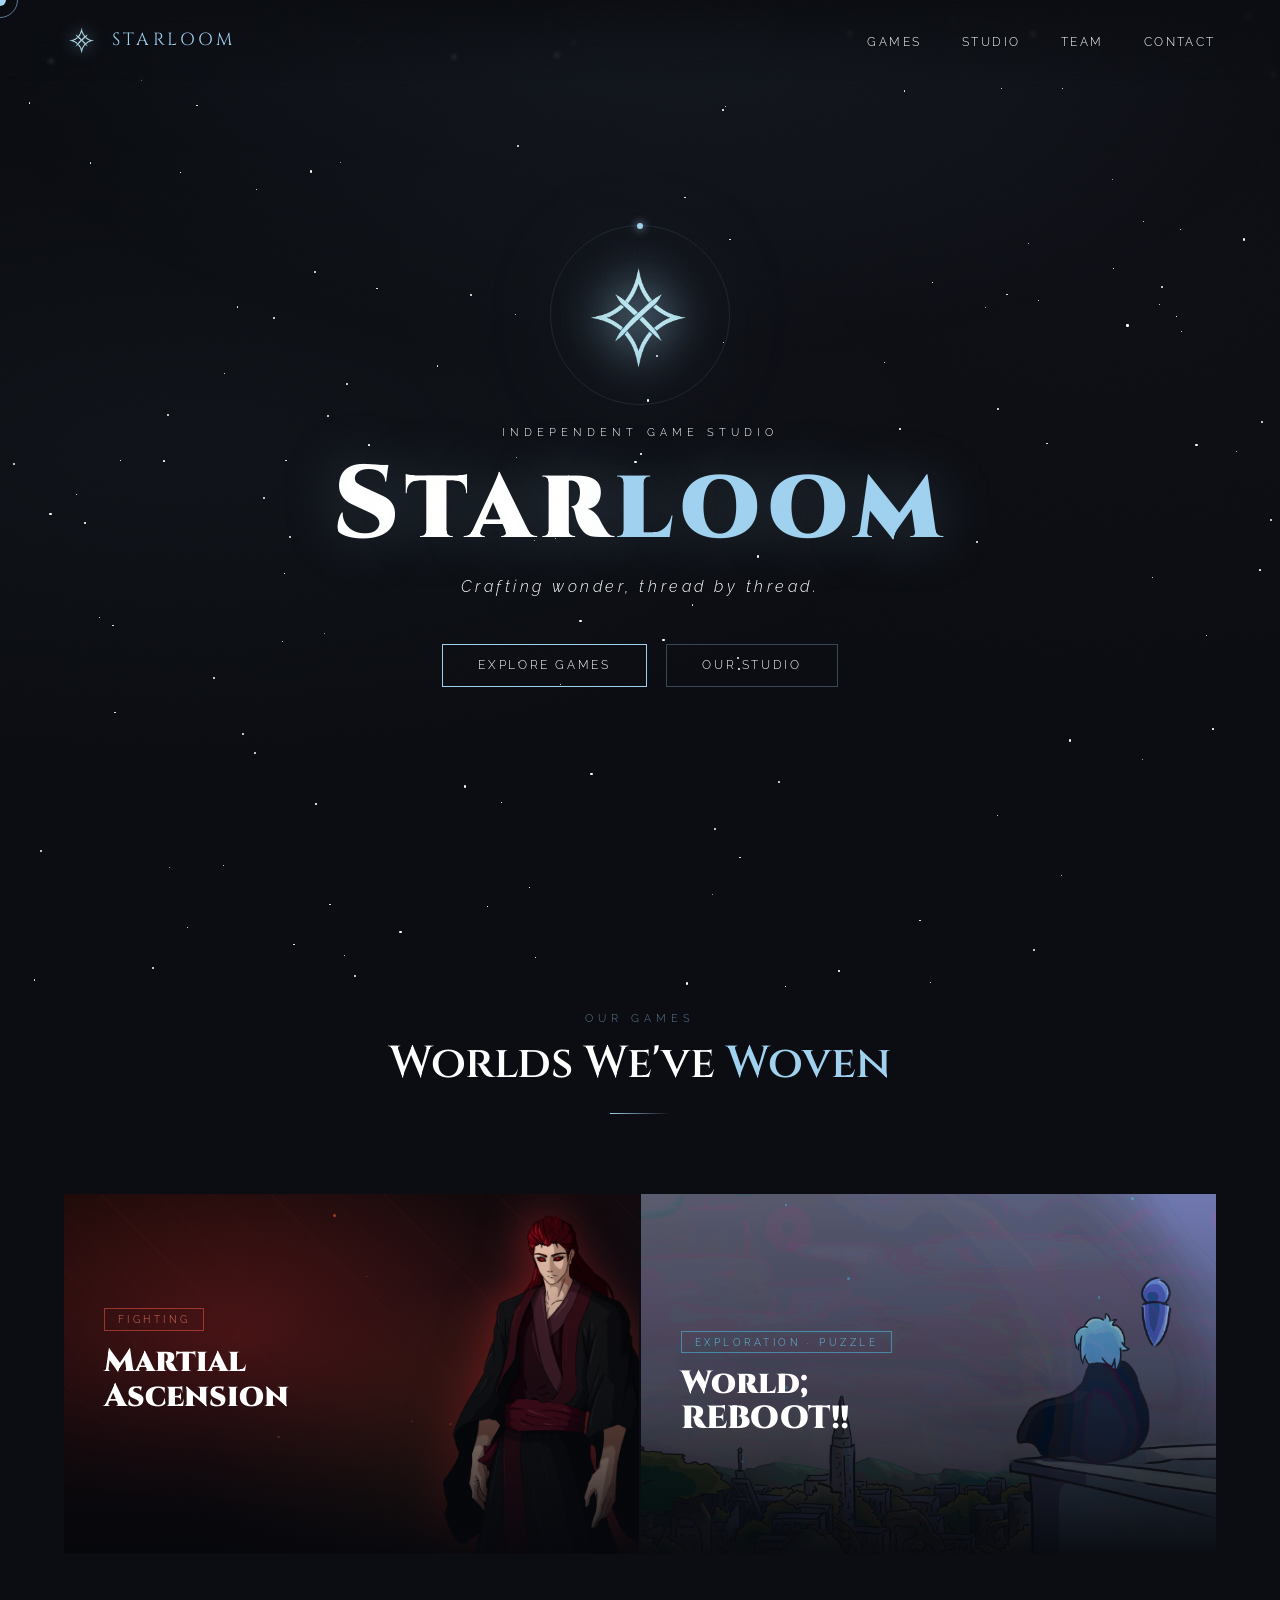
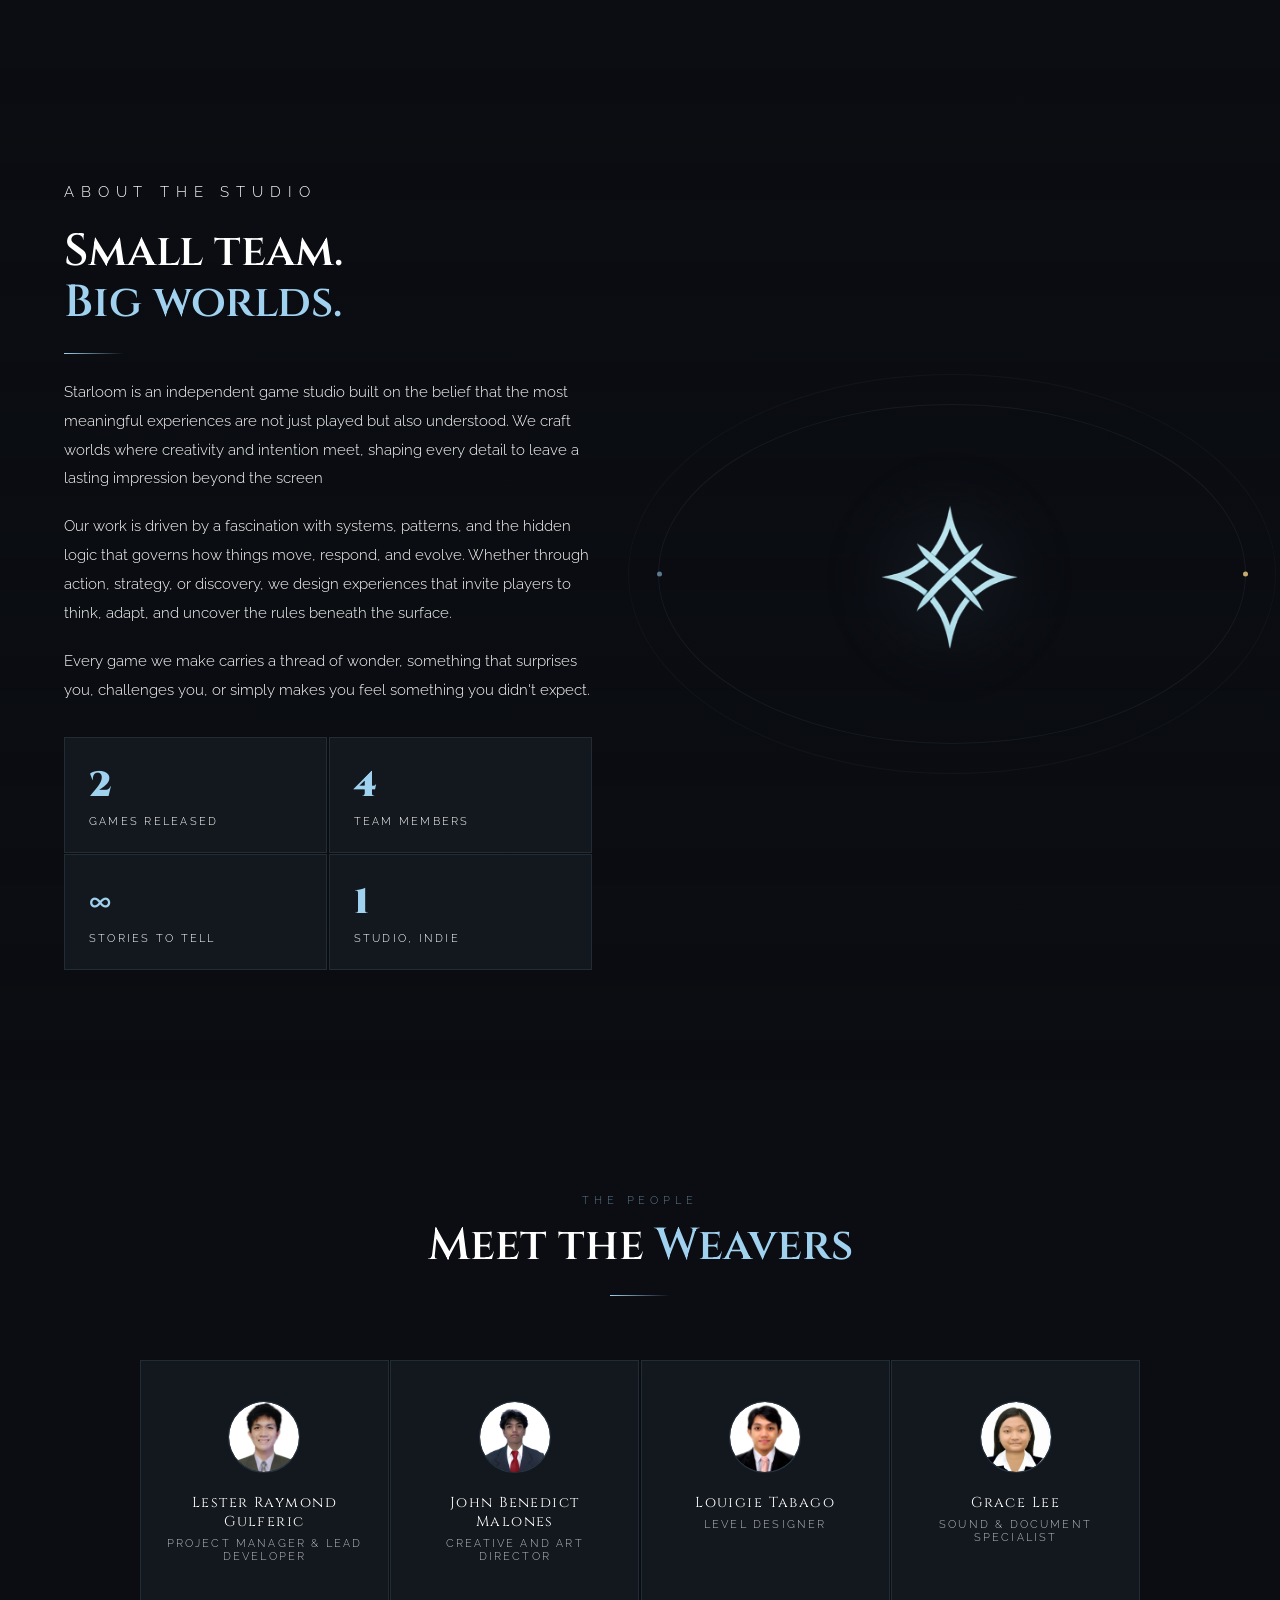
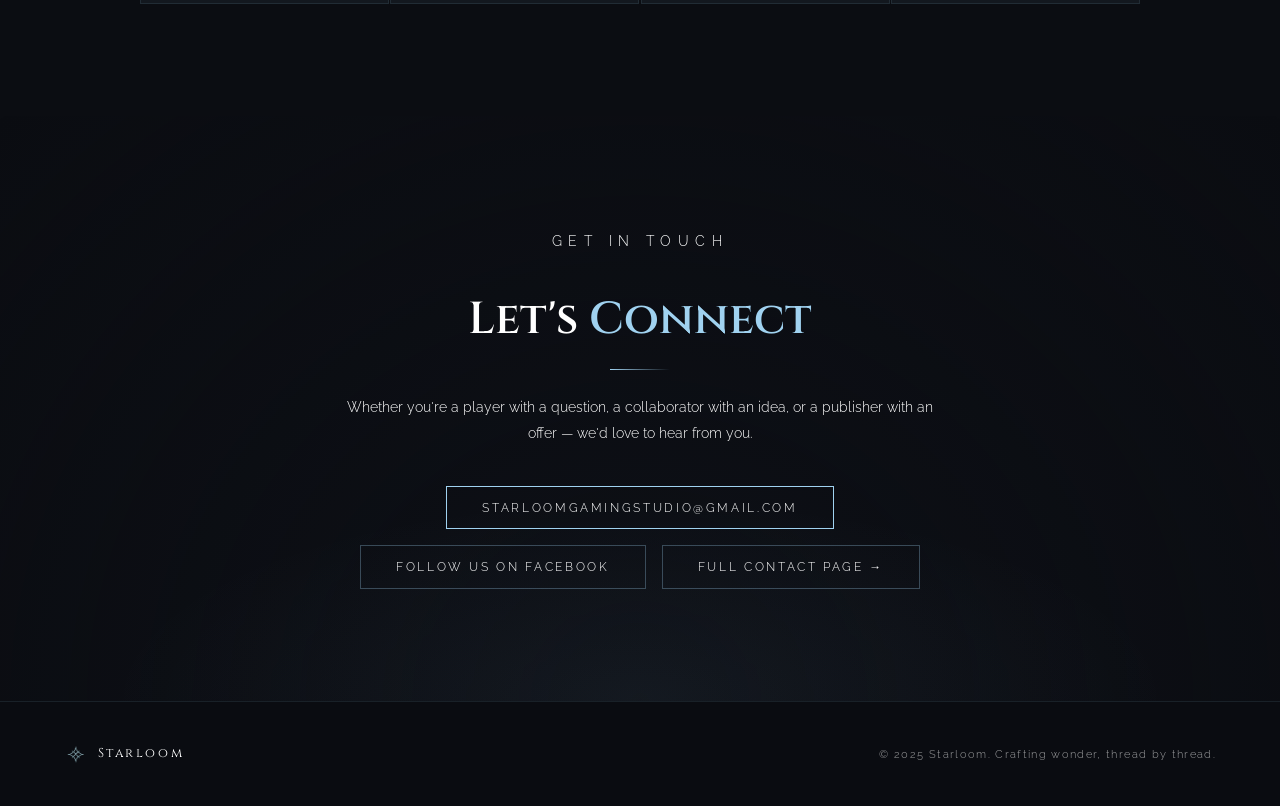
<file: Starloom/index.html>
<!DOCTYPE html>
<html lang="en">
<head>
  <meta charset="UTF-8" />
  <meta name="viewport" content="width=device-width, initial-scale=1.0"/>
  <title>Starloom Studios</title>

  <!-- Fonts -->
  <link rel="preconnect" href="https://fonts.googleapis.com">
  <link rel="preconnect" href="https://fonts.gstatic.com" crossorigin>
  <link href="https://fonts.googleapis.com/css2?family=Cinzel:wght@400;600;900&family=Raleway:wght@300;400;500&display=swap" rel="stylesheet">

  <!-- Styles -->
  <link rel="stylesheet" href="assets/css/main.css">
  <link rel="stylesheet" href="assets/css/components.css">

  <style>
    .member-avatar { overflow: hidden; padding: 0; font-size: 0; }
    .member-avatar img { width: 100%; height: 100%; object-fit: cover; border-radius: 50%; display: block; }
  </style>
</head>
<body>

  <!-- Cursor -->
  <div class="cursor" id="cursor"></div>
  <div class="cursor-ring" id="cursorRing"></div>

  <!-- Global Star Field -->
  <div class="star-field" id="starField"></div>

  <!-- NAV -->
  <nav>
    <a href="index.html" class="nav-logo">
      <img src="assets/images/studio/LogoTransparent.png" alt="Starloom Logo">
      <span>Starloom</span>
    </a>
    <ul class="nav-links">
      <li><a href="#games">Games</a></li>
      <li><a href="#studio">Studio</a></li>
      <li><a href="#team">Team</a></li>
      <li><a href="#contact">Contact</a></li>
    </ul>
  </nav>

  <!-- HERO -->
  <section id="hero">
    <div class="hero-emblem">
      <img src="assets/images/studio/LogoTransparent.png" alt="Starloom">
      <div class="hero-emblem-ring"></div>
    </div>
    <p class="hero-eyebrow">Independent Game Studio</p>
    <h1 class="hero-title">Star<span>loom</span></h1>
    <p class="hero-tagline">Crafting wonder, thread by thread.</p>
    <div class="hero-cta">
      <a href="#games" class="btn">Explore Games</a>
      <a href="#studio" class="btn btn-ghost">Our Studio</a>
    </div>
  </section>

  <!-- GAMES -->
  <section id="games">
    <div class="games-header reveal">
      <p class="section-label">Our Games</p>
      <h2 class="section-title">Worlds We've <span>Woven</span></h2>
      <div class="divider"></div>
    </div>
    <div class="games-grid reveal">

      <!-- Martial Ascension -->
      <div class="game-card card-ma">
        <div class="game-card-bg"></div>
        <img src="assets/images/studio/MartialAscension.png" class="game-card-art game-card-art-ma" alt="Martial Ascension">
        <div class="particles" id="maParticles"></div>
        <div class="game-card-overlay"></div>
        <div class="game-card-content">
          <span class="game-tag">Fighting</span>
          <h3 class="game-card-title">Martial<br>Ascension</h3>
          <p class="game-card-desc">"In a world where strength is supreme...Temper your Qi. Master the Dao of Combat. Surpass the limits of mortals...and ascend to the Martial Heavens."</p>
          <a href="games/martialascension.html" class="game-card-link">Discover</a>
        </div>
      </div>

      <!-- World REBOOT -->
      <div class="game-card card-wr">
        <div class="game-card-bg"></div>
        <div class="particles" id="wrParticles"></div>
        <div class="game-card-overlay"></div>
        <div class="game-card-content">
          <span class="game-tag">Exploration · Puzzle</span>
          <h3 class="game-card-title">World;<br>REBOOT!!</h3>
          <p class="game-card-desc">Explore the ruins of a forgotten world. Solve the puzzles of the past. Uncover the truth behind the Collapse.</p>
          <a href="games/worldreboot.html" class="game-card-link">Discover</a>
        </div>
      </div>

    </div>
  </section>

  <!-- STUDIO -->
  <section id="studio">
    <div class="studio-inner">
      <div class="studio-text reveal">
        <p class="section-label">About the Studio</p>
        <h2 class="section-title">Small team.<br><span>Big worlds.</span></h2>
        <div class="divider"></div>
        <p>Starloom is an independent game studio built on the belief that the most meaningful experiences are not just played but also understood. We craft worlds where creativity and intention meet, shaping every detail to leave a lasting impression beyond the screen<p>
        <p>Our work is driven by a fascination with systems, patterns, and the hidden logic that governs how things move, respond, and evolve. Whether through action, strategy, or discovery, we design experiences that invite players to think, adapt, and uncover the rules beneath the surface.<p>
        <p>Every game we make carries a thread of wonder, something that surprises you, challenges you, or simply makes you feel something you didn't expect.</p>
        <div class="studio-stats">
          <div class="stat"><div class="stat-num">2</div><div class="stat-label">Games Released</div></div>
          <div class="stat"><div class="stat-num">4</div><div class="stat-label">Team Members</div></div>
          <div class="stat"><div class="stat-num">∞</div><div class="stat-label">Stories to Tell</div></div>
          <div class="stat"><div class="stat-num">1</div><div class="stat-label">Studio, Indie</div></div>
        </div>
      </div>
      <div class="studio-emblem reveal">
        <div class="emblem-orbit-2"></div>
        <div class="emblem-orbit"></div>
        <img src="assets/images/studio/LogoTransparent.png" alt="Starloom">
      </div>
    </div>
  </section>

  <!-- TEAM -->
  <section id="team">
    <div class="team-header reveal">
      <p class="section-label">The People</p>
      <h2 class="section-title">Meet the <span>Weavers</span></h2>
      <div class="divider"></div>
    </div>
    <div class="team-grid reveal">

      <div class="member-card">
        <div class="member-avatar">
          <img src="assets/images/studio/GULFERIC.jpeg" alt="Gulferic">
        </div>
        <div class="member-name">Lester Raymond Gulferic</div>
        <div class="member-role">Project Manager & Lead Developer</div>
      </div>

      <div class="member-card">
        <div class="member-avatar">
          <img src="assets/images/studio/MALONES.jpg" alt="Lee">
        </div>
        <div class="member-name">John Benedict Malones</div>
        <div class="member-role">Creative and Art Director</div>
      </div>

      <div class="member-card">
        <div class="member-avatar">
          <img src="assets/images/studio/TABAGO.jpeg" alt="Malones">
        </div>
        <div class="member-name">Louigie Tabago</div>
        <div class="member-role">Level Designer</div>
      </div>

      <div class="member-card">
        <div class="member-avatar">
          <img src="assets/images/studio/LEE.png" alt="Tabago">
        </div>
        <div class="member-name">Grace Lee</div>
        <div class="member-role">Sound & Document Specialist</div>
      </div>

    </div>
  </section>

  <!-- CONTACT -->
  <section id="contact">
    <div class="contact-inner reveal">
      <p class="section-label">Get in Touch</p>
      <h2 class="section-title">Let's <span>Connect</span></h2>
      <div class="divider"></div>
      <p>Whether you're a player with a question, a collaborator with an idea, or a publisher with an offer — we'd love to hear from you.</p>
      <div class="contact-links">
        <a href="mailto:starloomgamingstudio@gmail.com" class="btn">starloomgamingstudio@gmail.com</a>
        <a href="https://www.facebook.com/profile.php?id=61579910391001"
           target="_blank" rel="noopener noreferrer"
           class="btn btn-ghost">Follow us on Facebook</a>
        <a href="contact.html" class="btn btn-ghost">Full Contact Page →</a>
      </div>
    </div>
  </section>

  <!-- FOOTER -->
  <footer>
    <div class="footer-logo">
      <img src="assets/images/studio/LogoTransparent.png" alt="Starloom">
      <span>Starloom</span>
    </div>
    <p class="footer-copy">© 2025 Starloom. Crafting wonder, thread by thread.</p>
  </footer>

  <!-- Scripts -->
  <script src="assets/js/main.js"></script>

</body>
</html>
</file>
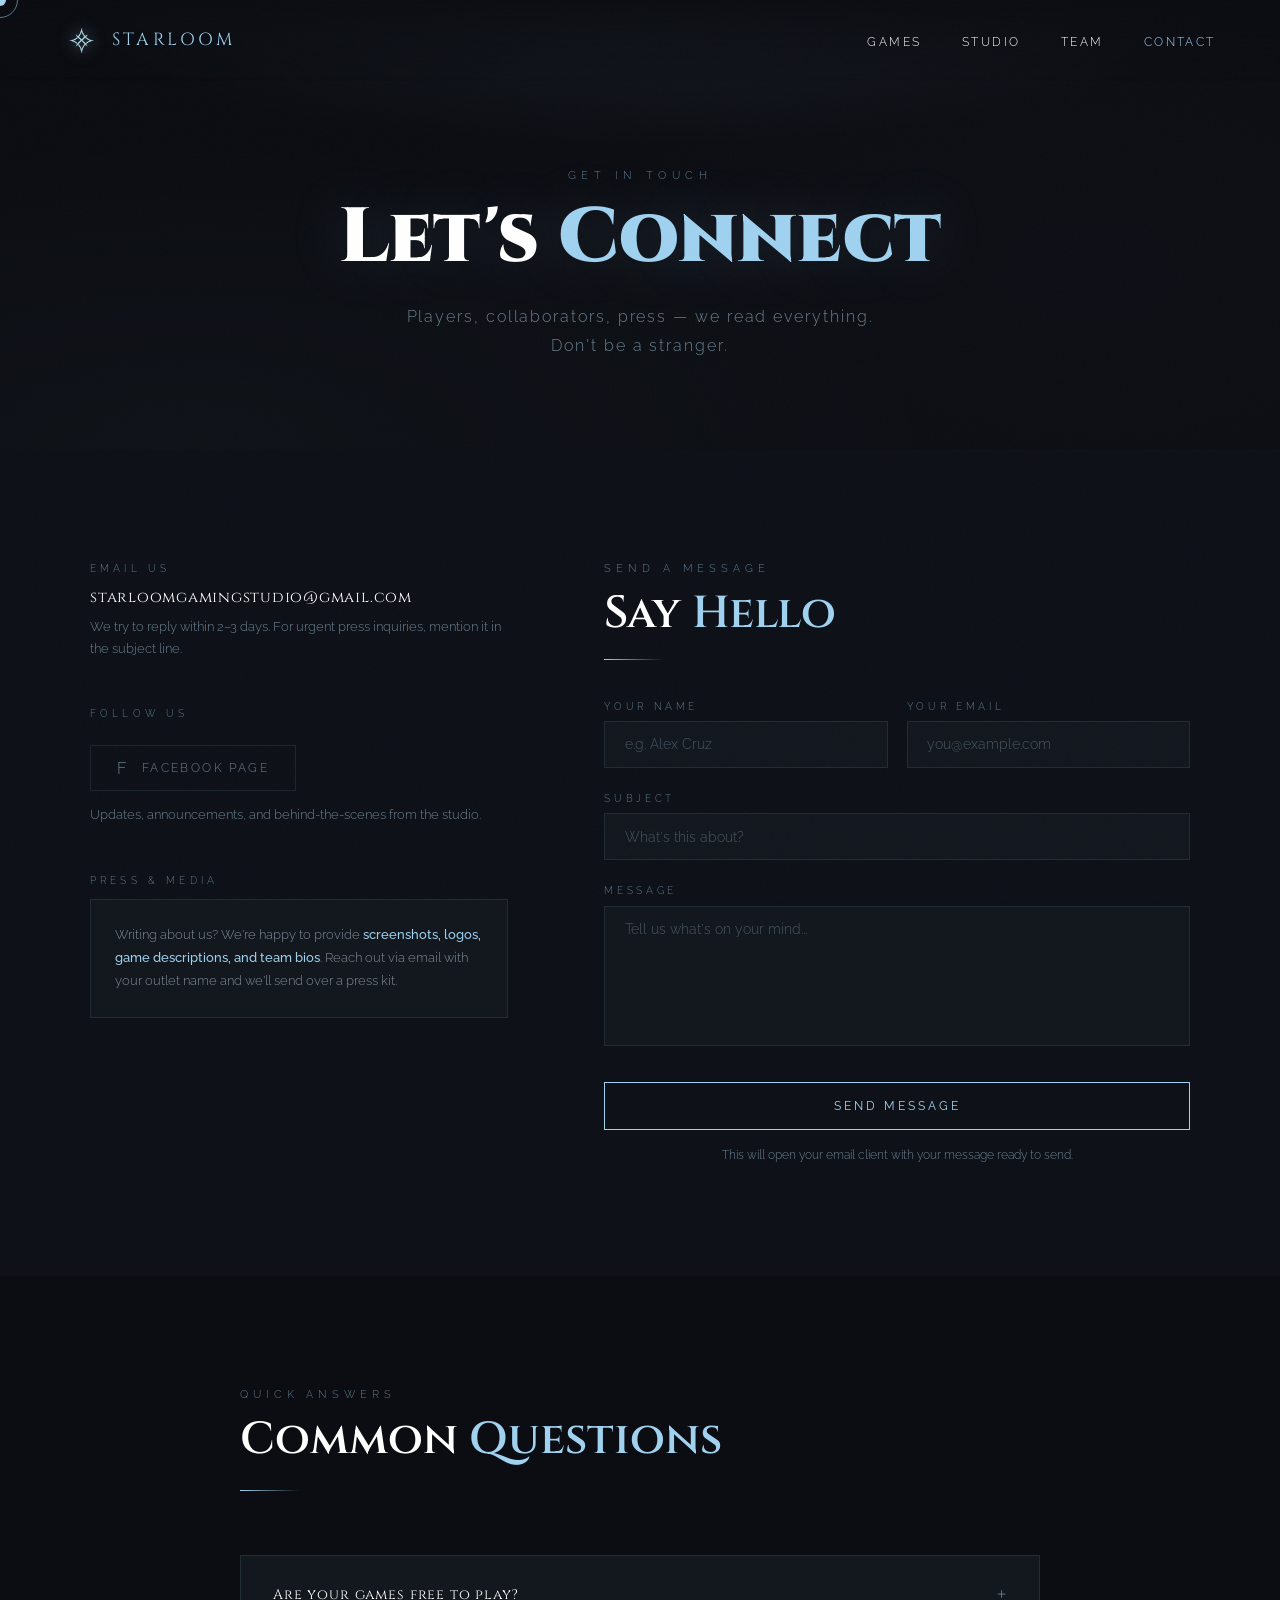
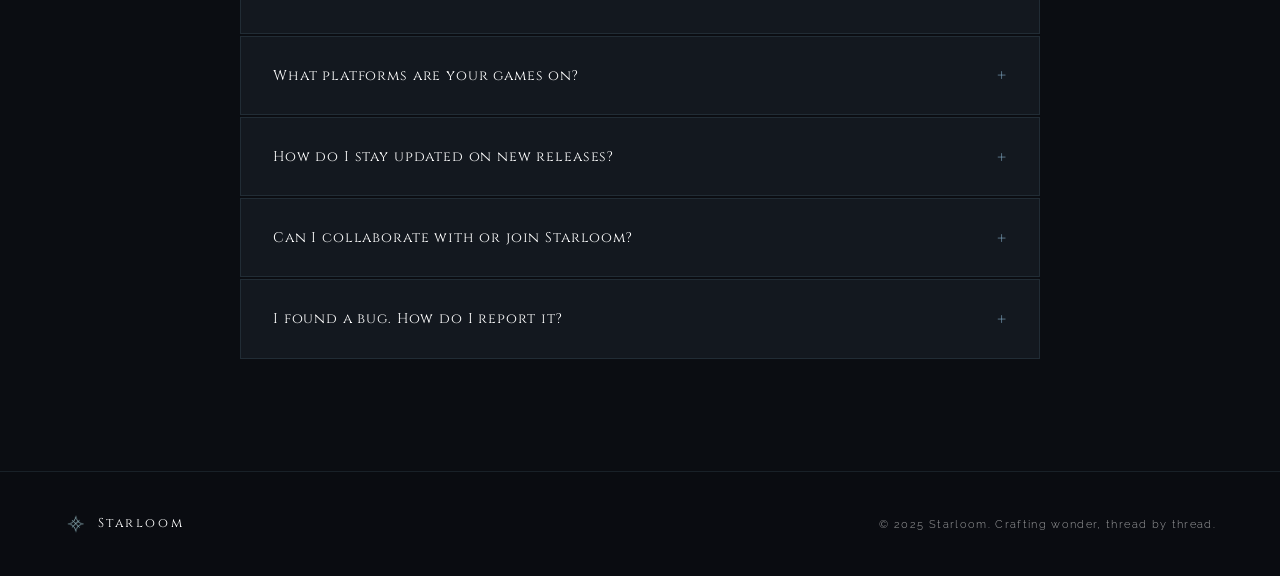
<file: Starloom/contact.html>
<!DOCTYPE html>
<html lang="en">
<head>
  <meta charset="UTF-8" />
  <meta name="viewport" content="width=device-width, initial-scale=1.0"/>
  <title>Contact Us</title>

  <!-- Fonts -->
  <link rel="preconnect" href="https://fonts.googleapis.com">
  <link rel="preconnect" href="https://fonts.gstatic.com" crossorigin>
  <link href="https://fonts.googleapis.com/css2?family=Cinzel:wght@400;600;900&family=Raleway:wght@300;400;500&display=swap" rel="stylesheet">

  <!-- Shared Styles -->
  <link rel="stylesheet" href="assets/css/main.css">
  <link rel="stylesheet" href="assets/css/components.css">

  <style>
    /* ── PAGE HERO ── */
    .page-hero {
      min-height: 50vh;
      display: flex; flex-direction: column;
      align-items: center; justify-content: center;
      text-align: center;
      padding: 10rem 2rem 5rem;
      position: relative; overflow: hidden;
    }
    .page-hero::before {
      content: ''; position: absolute; inset: 0;
      background:
        radial-gradient(ellipse 70% 50% at 50% 0%, rgba(160,210,240,0.07) 0%, transparent 65%);
    }
    .page-hero-label {
      font-size: 0.68rem; letter-spacing: 0.5em; text-transform: uppercase;
      color: var(--ice-dim); margin-bottom: 1rem;
      animation: fadeUp 0.8s 0.1s both;
    }
    .page-hero-title {
      font-family: var(--font-display);
      font-size: clamp(2.8rem, 6vw, 5.5rem);
      font-weight: 900; color: #fff; line-height: 1.05;
      text-shadow: 0 0 60px rgba(160,210,240,0.2);
      animation: fadeUp 0.8s 0.25s both;
    }
    .page-hero-title span { color: var(--ice); }
    .page-hero-sub {
      margin-top: 1.5rem; font-size: 1rem; letter-spacing: 0.12em;
      color: var(--muted); max-width: 480px; line-height: 1.8;
      animation: fadeUp 0.8s 0.4s both;
    }

    /* ── CONTACT MAIN ── */
    #contact-main { background: var(--bg2); }
    .contact-layout {
      max-width: 1100px; margin: 0 auto;
      display: grid; grid-template-columns: 1fr 1.4fr;
      gap: 6rem; align-items: start;
    }

    /* Left — info */
    .contact-info-block { margin-bottom: 3rem; }
    .contact-info-block:last-child { margin-bottom: 0; }
    .contact-info-label {
      font-size: 0.65rem; letter-spacing: 0.4em; text-transform: uppercase;
      color: var(--ice-dim); margin-bottom: 0.8rem;
    }
    .contact-info-value {
      font-family: var(--font-display);
      font-size: 0.95rem; color: #fff; letter-spacing: 0.05em;
      text-decoration: none; display: block;
      transition: color 0.3s;
    }
    .contact-info-value:hover { color: var(--ice); }
    .contact-info-note {
      font-size: 0.8rem; color: var(--muted);
      line-height: 1.7; margin-top: 0.5rem;
    }

    .social-btn {
      display: inline-flex; align-items: center; gap: 0.8rem;
      margin-top: 0.8rem;
      font-size: 0.75rem; letter-spacing: 0.2em; text-transform: uppercase;
      text-decoration: none; padding: 0.8rem 1.6rem;
      border: 1px solid var(--border); color: var(--muted);
      background: transparent; cursor: none;
      transition: color 0.3s, border-color 0.3s;
      position: relative; overflow: hidden;
    }
    .social-btn::before {
      content: ''; position: absolute; inset: 0;
      background: rgba(160,210,240,0.06);
      transform: translateX(-101%); transition: transform 0.3s;
    }
    .social-btn:hover::before { transform: translateX(0); }
    .social-btn:hover { color: var(--ice); border-color: rgba(160,210,240,0.3); }
    .social-btn-icon { font-size: 1rem; }

    .press-box {
      background: var(--surface);
      border: 1px solid var(--border);
      padding: 1.5rem;
      margin-top: 0.8rem;
    }
    .press-box p {
      font-size: 0.82rem; line-height: 1.75; color: rgba(200,215,230,0.6);
    }
    .press-box strong { color: var(--ice); font-weight: 500; }

    /* Right — form */
    .contact-form-wrap .section-title { margin-bottom: 0.5rem; }
    .contact-form-wrap .divider { margin: 1.2rem 0 2.5rem; }

    .form-group { margin-bottom: 1.5rem; }
    .form-label {
      display: block;
      font-size: 0.65rem; letter-spacing: 0.35em; text-transform: uppercase;
      color: var(--ice-dim); margin-bottom: 0.6rem;
    }
    .form-input, .form-textarea {
      width: 100%;
      background: var(--surface);
      border: 1px solid var(--border);
      color: var(--text);
      font-family: var(--font-body);
      font-size: 0.88rem; font-weight: 300;
      padding: 0.9rem 1.2rem;
      outline: none;
      transition: border-color 0.3s, box-shadow 0.3s;
      resize: none;
      box-sizing: border-box;
    }
    .form-input:focus, .form-textarea:focus {
      border-color: rgba(160,210,240,0.4);
      box-shadow: 0 0 0 3px rgba(160,210,240,0.05);
    }
    .form-input::placeholder, .form-textarea::placeholder {
      color: var(--muted); opacity: 0.6;
    }
    .form-textarea { min-height: 140px; }

    .form-row {
      display: grid; grid-template-columns: 1fr 1fr; gap: 1.2rem;
    }

    .form-submit {
      width: 100%;
      font-family: var(--font-body);
      font-size: 0.75rem; letter-spacing: 0.25em; text-transform: uppercase;
      padding: 1rem 2rem;
      border: 1px solid var(--ice); color: var(--ice);
      background: transparent; cursor: none;
      transition: color 0.3s;
      position: relative; overflow: hidden;
      margin-top: 0.5rem;
    }
    .form-submit::before {
      content: ''; position: absolute; inset: 0;
      background: var(--ice);
      transform: translateX(-101%); transition: transform 0.3s;
    }
    .form-submit:hover::before { transform: translateX(0); }
    .form-submit:hover { color: var(--bg); }

    .form-note {
      font-size: 0.72rem; color: var(--muted);
      margin-top: 1rem; text-align: center; line-height: 1.6;
    }

    /* ── FAQ ── */
    #faq { background: var(--bg); }
    .faq-inner { max-width: 800px; margin: 0 auto; }
    .faq-header { margin-bottom: 4rem; }
    .faq-header .divider { margin: 1.5rem 0; }

    .faq-list { display: flex; flex-direction: column; gap: 2px; }
    .faq-item {
      background: var(--surface);
      border: 1px solid var(--border);
      overflow: hidden;
    }
    .faq-question {
      width: 100%; text-align: left; background: none; border: none;
      padding: 1.6rem 2rem;
      font-family: var(--font-display); font-size: 0.88rem;
      letter-spacing: 0.06em; color: #fff; cursor: none;
      display: flex; justify-content: space-between; align-items: center;
      transition: color 0.3s;
    }
    .faq-question:hover { color: var(--ice); }
    .faq-icon {
      font-size: 1.2rem; color: var(--ice-dim);
      transition: transform 0.3s;
      flex-shrink: 0; margin-left: 1rem;
    }
    .faq-item.open .faq-icon { transform: rotate(45deg); }
    .faq-answer {
      max-height: 0; overflow: hidden;
      transition: max-height 0.4s ease, padding 0.3s;
      padding: 0 2rem;
    }
    .faq-item.open .faq-answer {
      max-height: 200px;
      padding: 0 2rem 1.6rem;
    }
    .faq-answer p {
      font-size: 0.88rem; line-height: 1.85;
      color: rgba(200,215,230,0.65);
    }

    /* ── RESPONSIVE ── */
    @media (max-width: 900px) {
      .contact-layout { grid-template-columns: 1fr; gap: 4rem; }
      .form-row { grid-template-columns: 1fr; }
    }
  </style>
</head>
<body>

  <!-- Cursor -->
  <div class="cursor" id="cursor"></div>
  <div class="cursor-ring" id="cursorRing"></div>

  <!-- NAV -->
  <nav>
    <a href="index.html" class="nav-logo">
      <img src="assets/images/studio/LogoTransparent.png" alt="Starloom Logo">
      <span>Starloom</span>
    </a>
    <ul class="nav-links">
      <li><a href="index.html#games">Games</a></li>
      <li><a href="index.html#studio">Studio</a></li>
      <li><a href="index.html#team">Team</a></li>
      <li><a href="contact.html" style="color: var(--ice);">Contact</a></li>
    </ul>
  </nav>

  <!-- PAGE HERO -->
  <div class="page-hero">
    <p class="page-hero-label">Get in Touch</p>
    <h1 class="page-hero-title">Let's <span>Connect</span></h1>
    <p class="page-hero-sub">Players, collaborators, press — we read everything. Don't be a stranger.</p>
  </div>

  <!-- CONTACT MAIN -->
  <section id="contact-main">
    <div class="contact-layout">

      <!-- Left: Info -->
      <div class="contact-left reveal">

        <div class="contact-info-block">
          <div class="contact-info-label">Email Us</div>
          <a href="mailto:starloomgamingstudio@gmail.com" class="contact-info-value">
            starloomgamingstudio@gmail.com
          </a>
          <p class="contact-info-note">We try to reply within 2–3 days. For urgent press inquiries, mention it in the subject line.</p>
        </div>

        <div class="contact-info-block">
          <div class="contact-info-label">Follow Us</div>
          <a href="https://www.facebook.com/profile.php?id=61579910391001"
             target="_blank" rel="noopener noreferrer"
             class="social-btn">
            <span class="social-btn-icon">f</span>
            Facebook Page
          </a>
          <p class="contact-info-note" style="margin-top: 0.8rem;">Updates, announcements, and behind-the-scenes from the studio.</p>
        </div>

        <div class="contact-info-block">
          <div class="contact-info-label">Press & Media</div>
          <div class="press-box">
            <p>Writing about us? We're happy to provide <strong>screenshots, logos, game descriptions, and team bios</strong>. Reach out via email with your outlet name and we'll send over a press kit.</p>
          </div>
        </div>

      </div>

      <!-- Right: Form -->
      <div class="contact-form-wrap reveal">
        <p class="section-label">Send a Message</p>
        <h2 class="section-title">Say <span>Hello</span></h2>
        <div class="divider"></div>

        <form id="contactForm" onsubmit="return false;">
          <div class="form-row">
            <div class="form-group">
              <label class="form-label" for="name">Your Name</label>
              <input type="text" id="name" class="form-input" placeholder="e.g. Alex Cruz" required>
            </div>
            <div class="form-group">
              <label class="form-label" for="email">Your Email</label>
              <input type="email" id="email" class="form-input" placeholder="you@example.com" required>
            </div>
          </div>

          <div class="form-group">
            <label class="form-label" for="subject">Subject</label>
            <input type="text" id="subject" class="form-input" placeholder="What's this about?">
          </div>

          <div class="form-group">
            <label class="form-label" for="message">Message</label>
            <textarea id="message" class="form-textarea" placeholder="Tell us what's on your mind..." required></textarea>
          </div>

          <button type="button" class="form-submit" id="sendBtn">Send Message</button>
          <p class="form-note">This will open your email client with your message ready to send.</p>
        </form>
      </div>

    </div>
  </section>

  <!-- FAQ -->
  <section id="faq">
    <div class="faq-inner">
      <div class="faq-header reveal">
        <p class="section-label">Quick Answers</p>
        <h2 class="section-title">Common <span>Questions</span></h2>
        <div class="divider"></div>
      </div>

      <div class="faq-list reveal">

        <div class="faq-item">
          <button class="faq-question">
            Are your games free to play?
            <span class="faq-icon">+</span>
          </button>
          <div class="faq-answer">
            <p>Details on pricing and availability are per-game. Check each game's page for the latest info on platform and pricing. We believe great games are worth paying for — but we also believe in being fair.</p>
          </div>
        </div>

        <div class="faq-item">
          <button class="faq-question">
            What platforms are your games on?
            <span class="faq-icon">+</span>
          </button>
          <div class="faq-answer">
            <p>Platform availability varies by title. Visit the individual game pages for the most up-to-date platform information. We're always exploring new platforms as our games grow.</p>
          </div>
        </div>

        <div class="faq-item">
          <button class="faq-question">
            How do I stay updated on new releases?
            <span class="faq-icon">+</span>
          </button>
          <div class="faq-answer">
            <p>Follow us on Facebook for the latest news, development updates, and announcements. We post regularly about what's happening inside the studio and what's coming next.</p>
          </div>
        </div>

        <div class="faq-item">
          <button class="faq-question">
            Can I collaborate with or join Starloom?
            <span class="faq-icon">+</span>
          </button>
          <div class="faq-answer">
            <p>We're a small team but we're always open to interesting conversations. If you have a skill, an idea, or just a genuine love for what we're building — send us a message. We read everything.</p>
          </div>
        </div>

        <div class="faq-item">
          <button class="faq-question">
            I found a bug. How do I report it?
            <span class="faq-icon">+</span>
          </button>
          <div class="faq-answer">
            <p>Email us at starloomgamingstudio@gmail.com with the subject "Bug Report" and include the game name, what happened, and what device you're on. We take every report seriously and appreciate the help.</p>
          </div>
        </div>

      </div>
    </div>
  </section>

  <!-- FOOTER -->
  <footer>
    <div class="footer-logo">
      <img src="assets/images/studio/LogoTransparent.png" alt="Starloom">
      <span>Starloom</span>
    </div>
    <p class="footer-copy">© 2025 Starloom. Crafting wonder, thread by thread.</p>
  </footer>

  <script src="assets/js/main.js"></script>
  <script>
    // FAQ accordion
    document.querySelectorAll('.faq-question').forEach(btn => {
      btn.addEventListener('click', () => {
        const item = btn.parentElement;
        const isOpen = item.classList.contains('open');
        document.querySelectorAll('.faq-item').forEach(i => i.classList.remove('open'));
        if (!isOpen) item.classList.add('open');
      });
    });

    // Contact form → mailto (fixed: using button type=button with explicit handler)
    document.getElementById('sendBtn').addEventListener('click', function () {
      const name    = document.getElementById('name').value.trim();
      const email   = document.getElementById('email').value.trim();
      const subject = document.getElementById('subject').value.trim() || 'Message from Starloom Website';
      const message = document.getElementById('message').value.trim();

      if (!name || !email || !message) {
        alert('Please fill in your name, email, and message before sending.');
        return;
      }

      const body = `Name: ${name}\nEmail: ${email}\n\n${message}`;
      window.location.href = `mailto:starloomgamingstudio@gmail.com?subject=${encodeURIComponent(subject)}&body=${encodeURIComponent(body)}`;
    });
  </script>
</body>
</html>
</file>
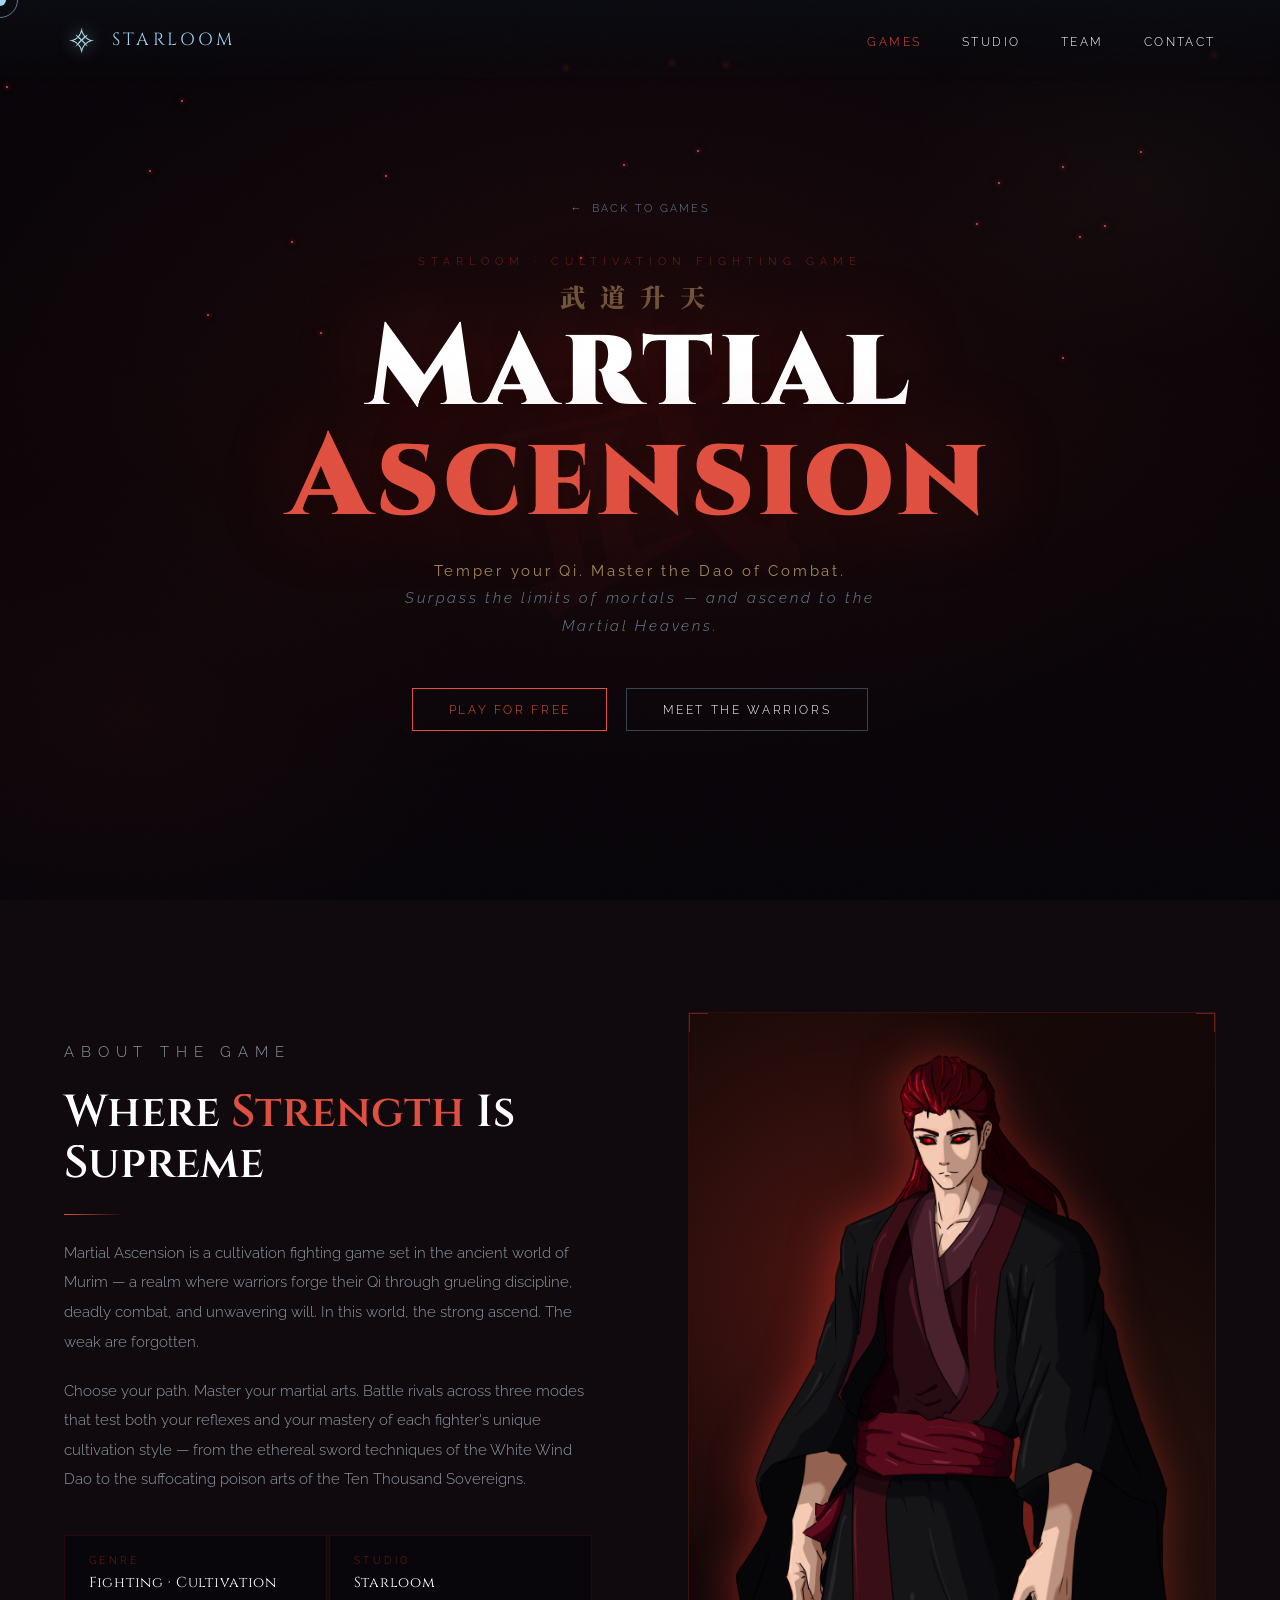
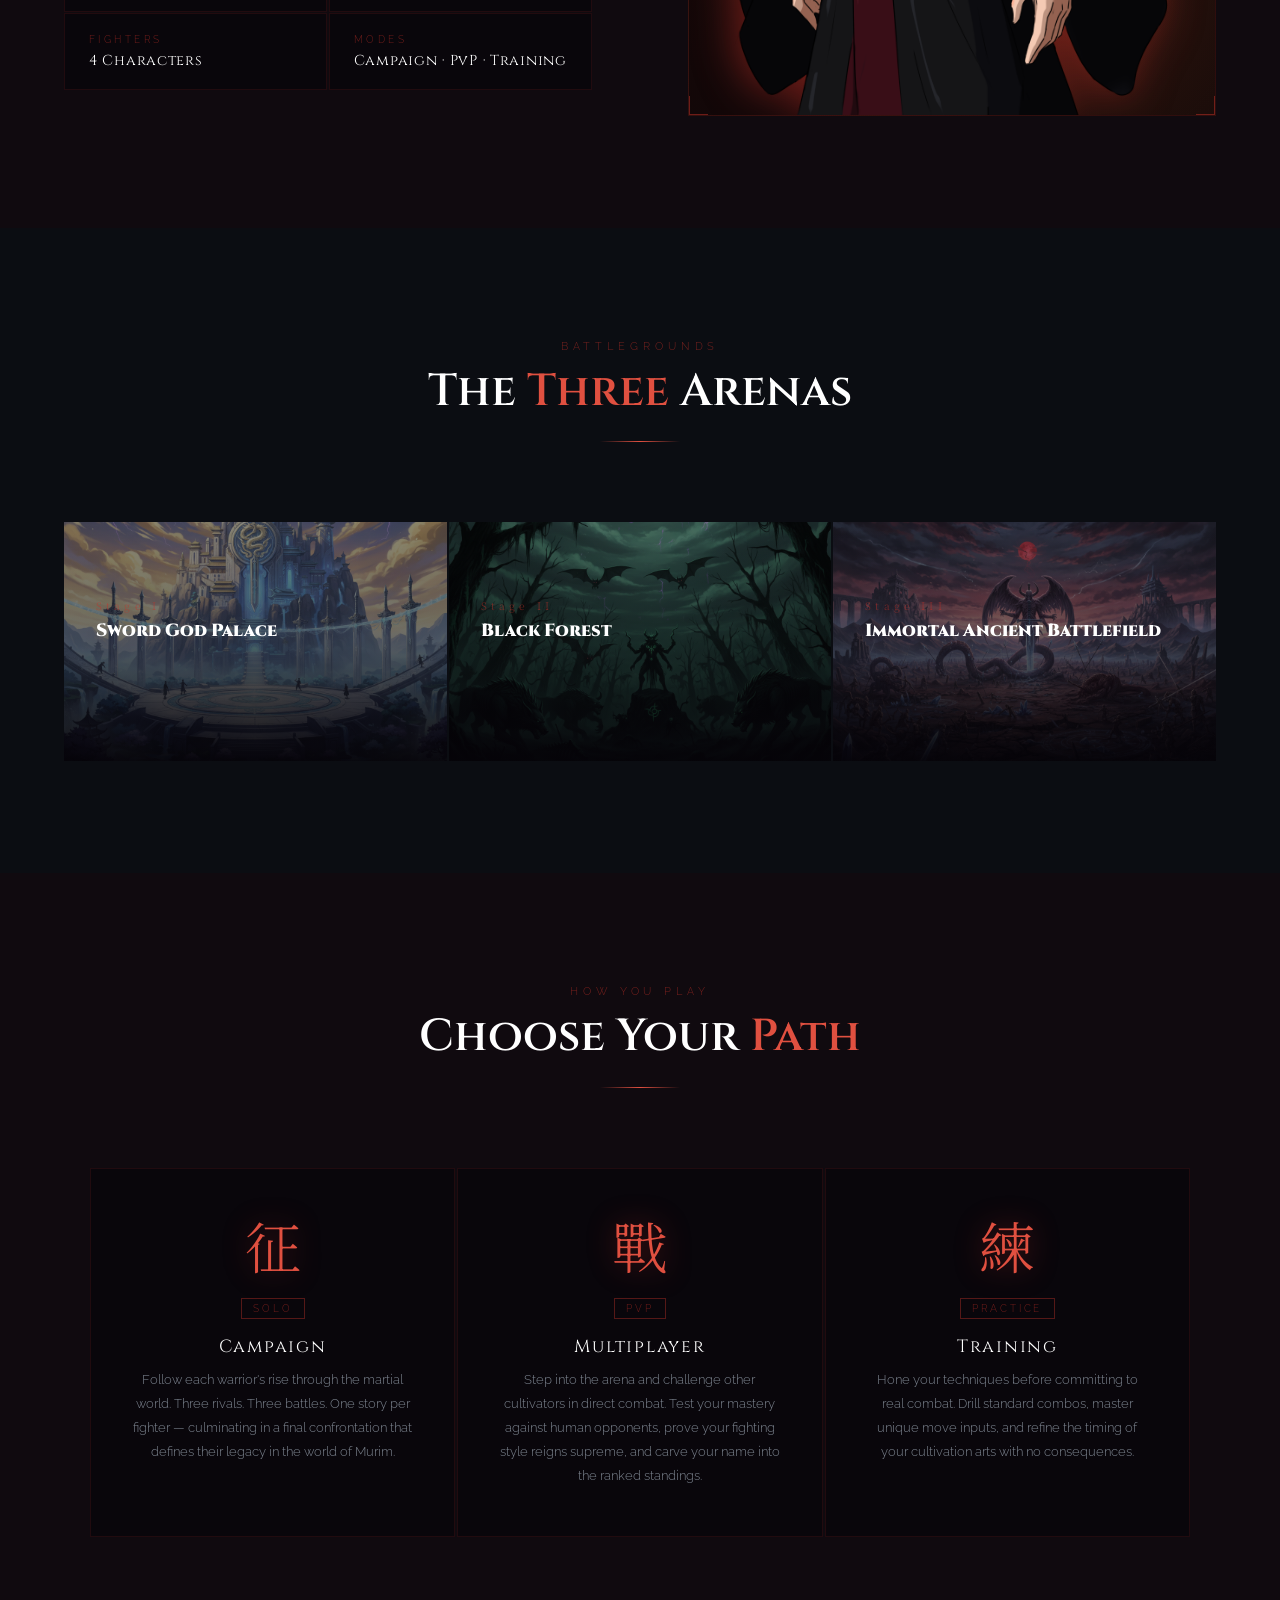
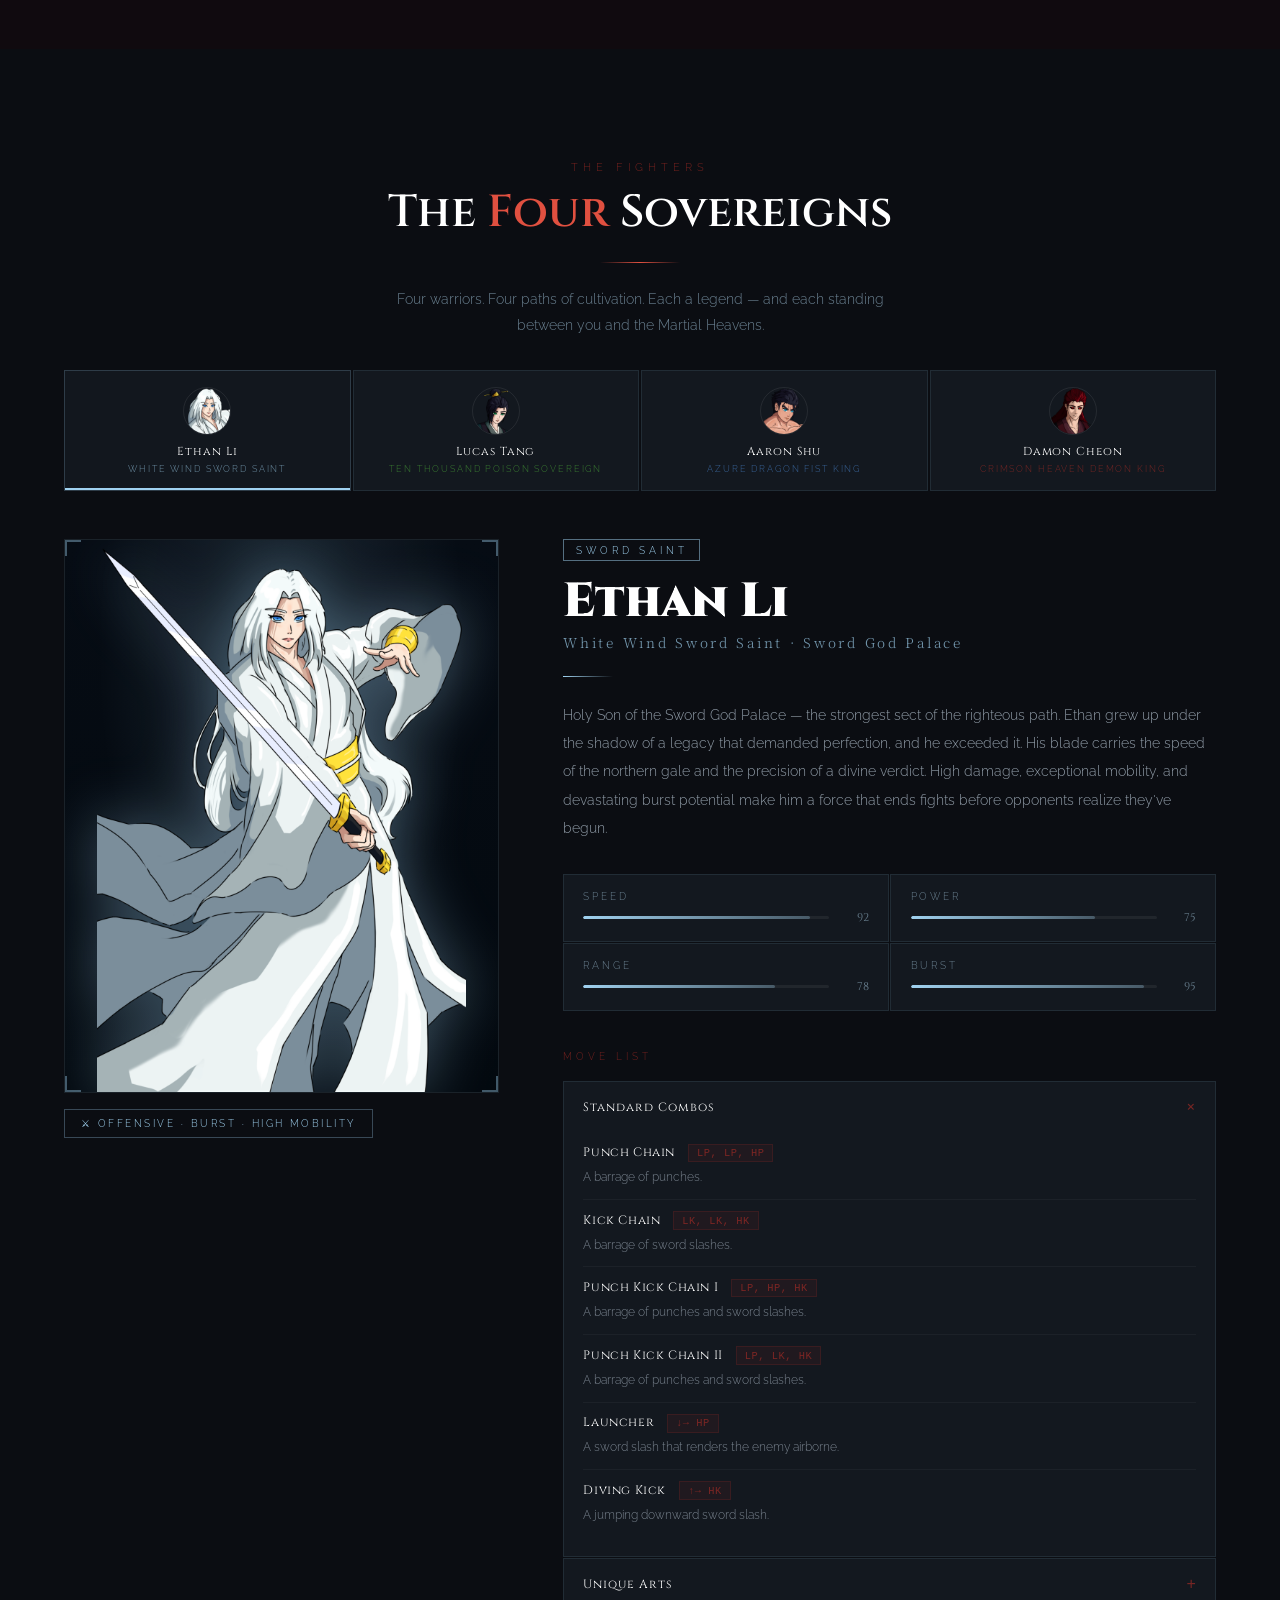
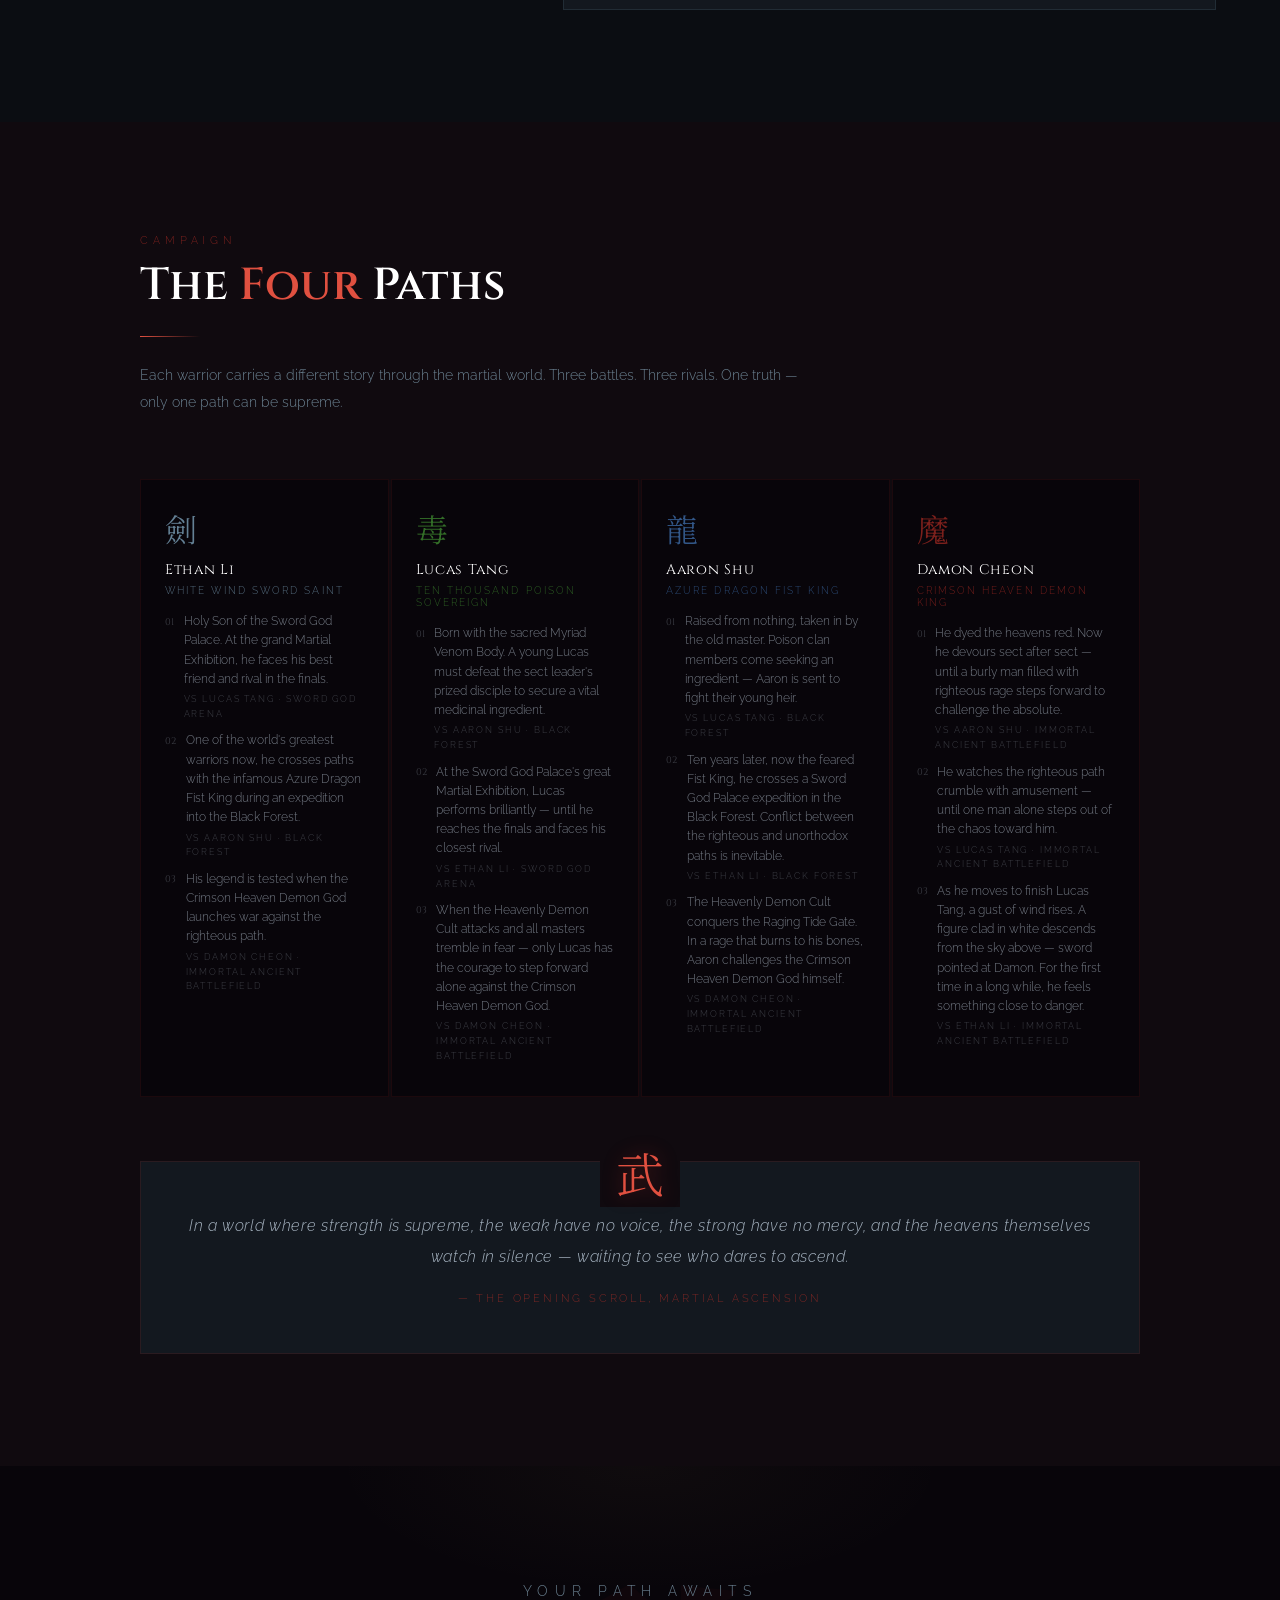
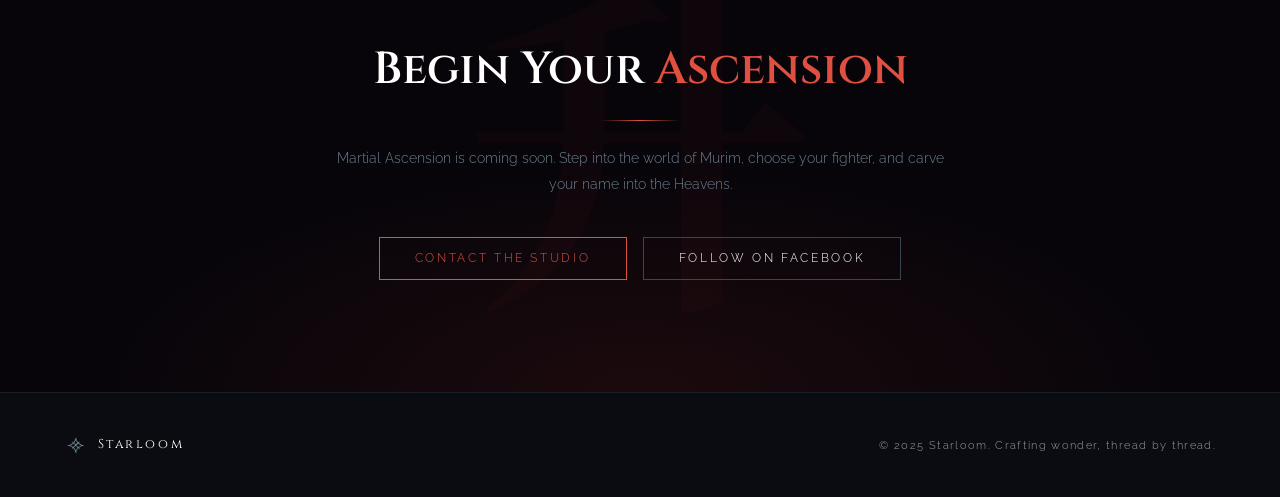
<file: Starloom/games/martialascension.html>
<!DOCTYPE html>
<html lang="en">
<head>
  <meta charset="UTF-8" />
  <meta name="viewport" content="width=device-width, initial-scale=1.0"/>
  <title>Martial Ascension</title>

  <link rel="preconnect" href="https://fonts.googleapis.com">
  <link rel="preconnect" href="https://fonts.gstatic.com" crossorigin>
  <link href="https://fonts.googleapis.com/css2?family=Cinzel:wght@400;600;900&family=Raleway:wght@300;400;500&family=Noto+Serif+SC:wght@300;400;700&display=swap" rel="stylesheet">

  <link rel="stylesheet" href="../assets/css/main.css">
  <link rel="stylesheet" href="../assets/css/components.css">
  <link rel="stylesheet" href="../assets/css/martialascension.css">

</head>
<body>

  <div class="cursor" id="cursor"></div>
  <div class="cursor-ring" id="cursorRing"></div>

  <!-- NAV -->
  <nav>
    <a href="../index.html" class="nav-logo">
      <img src="../assets/images/studio/LogoTransparent.png" alt="Starloom Logo">
      <span>Starloom</span>
    </a>
    <ul class="nav-links">
      <li><a href="../index.html#games" style="color: var(--ma-red-bright);">Games</a></li>
      <li><a href="../index.html#studio">Studio</a></li>
      <li><a href="../index.html#team">Team</a></li>
      <li><a href="../contact.html">Contact</a></li>
    </ul>
  </nav>

  <!-- HERO -->
  <section id="ma-hero">
    <div class="hero-seal">武</div>
    <div id="embers"></div>
    <a href="../index.html#games" class="back-link">Back to Games</a>
    <p class="ma-eyebrow">Starloom · Cultivation Fighting Game</p>
    <h1 class="ma-title">
      <span class="kanji">武道升天</span>
      Martial<br><span class="accent">Ascension</span>
    </h1>
    <p class="ma-tagline">
      <strong>Temper your Qi. Master the Dao of Combat.</strong><br>
      Surpass the limits of mortals — and ascend to the Martial Heavens.
    </p>
    <div class="ma-hero-cta">
      <a href="https://martial-ascension.vercel.app/" target="_blank" rel="noopener noreferrer" class="btn-ma">Play for Free</a>
      <a href="#ma-characters" class="btn btn-ghost">Meet the Warriors</a>
    </div>
  </section>

  <!-- OVERVIEW -->
  <section id="ma-overview">
    <div class="ma-overview-inner">
      <div class="ma-overview-text reveal">
        <p class="section-label-red">About the Game</p>
        <h2 class="section-title">Where <span class="accent-red">Strength</span> Is Supreme</h2>
        <div class="divider-red"></div>
        <p>Martial Ascension is a cultivation fighting game set in the ancient world of Murim — a realm where warriors forge their Qi through grueling discipline, deadly combat, and unwavering will. In this world, the strong ascend. The weak are forgotten.</p>
        <p>Choose your path. Master your martial arts. Battle rivals across three modes that test both your reflexes and your mastery of each fighter's unique cultivation style — from the ethereal sword techniques of the White Wind Dao to the suffocating poison arts of the Ten Thousand Sovereigns.</p>
        <div class="ma-details-grid">
          <div class="ma-detail"><div class="ma-detail-label">Genre</div><div class="ma-detail-value">Fighting · Cultivation</div></div>
          <div class="ma-detail"><div class="ma-detail-label">Studio</div><div class="ma-detail-value">Starloom</div></div>
          <div class="ma-detail"><div class="ma-detail-label">Fighters</div><div class="ma-detail-value">4 Characters</div></div>
          <div class="ma-detail"><div class="ma-detail-label">Modes</div><div class="ma-detail-value">Campaign · PvP · Training</div></div>
        </div>
      </div>
      <div class="ma-art-panel reveal">
        <div class="ma-art-frame">
          <div class="ma-art-frame-corner mac-tl"></div>
          <div class="ma-art-frame-corner mac-tr"></div>
          <div class="ma-art-frame-corner mac-bl"></div>
          <div class="ma-art-frame-corner mac-br"></div>
          <img src="../assets/images/studio/MartialAscension.png" alt="Martial Ascension">
        </div>
      </div>
    </div>
  </section>

  <!-- STAGES -->
  <section id="ma-stages">
    <div class="ma-stages-header reveal">
      <p class="section-label-red">Battlegrounds</p>
      <h2 class="section-title">The <span class="accent-red">Three</span> Arenas</h2>
      <div class="divider-red-center"></div>
    </div>
    <div class="stages-grid reveal">
      <div class="stage-card stage-sword">
        <div class="stage-bg"></div>
        <div class="stage-overlay"></div>
        <div class="stage-content">
          <div class="stage-num">Stage I</div>
          <div class="stage-name">Sword God Palace</div>
          <p class="stage-desc">The grand martial arena of the strongest sect in the righteous path. Every five years the younger generation gathers here to test their blades and claim glory beneath the eternal gaze of the Sword God's legacy.</p>
        </div>
      </div>
      <div class="stage-card stage-forest">
        <div class="stage-bg"></div>
        <div class="stage-overlay"></div>
        <div class="stage-content">
          <div class="stage-num">Stage II</div>
          <div class="stage-name">Black Forest</div>
          <p class="stage-desc">A decayed wilderness consumed by corrupted Qi. The trees are blackened and dead. No animals remain — only demonic beasts prowl the fog. A place where only the truly strong survive long enough to leave.</p>
        </div>
      </div>
      <div class="stage-card stage-battle">
        <div class="stage-bg"></div>
        <div class="stage-overlay"></div>
        <div class="stage-content">
          <div class="stage-num">Stage III</div>
          <div class="stage-name">Immortal Ancient Battlefield</div>
          <p class="stage-desc">The sacred ruin where the great war between immortals, demons, and beasts was fought and decided. Ancient Qi still bleeds from the earth. The echoes of those who fell here have never truly left.</p>
        </div>
      </div>
    </div>
  </section>

  <!-- MODES -->
  <section id="ma-modes">
    <div class="ma-modes-header reveal">
      <p class="section-label-red">How You Play</p>
      <h2 class="section-title">Choose Your <span class="accent-red">Path</span></h2>
      <div class="divider-red-center"></div>
    </div>
    <div class="ma-modes-grid reveal">
      <div class="mode-card">
        <span class="mode-glyph">征</span>
        <div class="mode-tag">Solo</div>
        <div class="mode-title">Campaign</div>
        <p class="mode-desc">Follow each warrior's rise through the martial world. Three rivals. Three battles. One story per fighter — culminating in a final confrontation that defines their legacy in the world of Murim.</p>
      </div>
      <div class="mode-card">
        <span class="mode-glyph">戰</span>
        <div class="mode-tag">PvP</div>
        <div class="mode-title">Multiplayer</div>
        <p class="mode-desc">Step into the arena and challenge other cultivators in direct combat. Test your mastery against human opponents, prove your fighting style reigns supreme, and carve your name into the ranked standings.</p>
      </div>
      <div class="mode-card">
        <span class="mode-glyph">練</span>
        <div class="mode-tag">Practice</div>
        <div class="mode-title">Training</div>
        <p class="mode-desc">Hone your techniques before committing to real combat. Drill standard combos, master unique move inputs, and refine the timing of your cultivation arts with no consequences.</p>
      </div>
    </div>
  </section>

  <!-- CHARACTERS -->
  <section id="ma-characters">
    <div class="ma-chars-header reveal">
      <p class="section-label-red">The Fighters</p>
      <h2 class="section-title">The <span class="accent-red">Four</span> Sovereigns</h2>
      <div class="divider-red-center"></div>
      <p style="font-size:0.88rem;color:var(--muted);max-width:500px;margin:0 auto;line-height:1.8;">Four warriors. Four paths of cultivation. Each a legend — and each standing between you and the Martial Heavens.</p>
    </div>

    <div class="char-tabs reveal">
      <div class="char-tab tab-ethan active" data-char="ethan">
        <img src="../assets/images/martialascension/EthanLiThumbnail.png" alt="Ethan Li" class="char-tab-thumb">
        <span class="char-tab-name">Ethan Li</span>
        <span class="char-tab-title">White Wind Sword Saint</span>
      </div>
      <div class="char-tab tab-lucas" data-char="lucas">
        <img src="../assets/images/martialascension/LucasTangThumbnail.png" alt="Lucas Tang" class="char-tab-thumb">
        <span class="char-tab-name">Lucas Tang</span>
        <span class="char-tab-title">Ten Thousand Poison Sovereign</span>
      </div>
      <div class="char-tab tab-aaron" data-char="aaron">
        <img src="../assets/images/martialascension/AaronShuThumbnail.png" alt="Aaron Shu" class="char-tab-thumb">
        <span class="char-tab-name">Aaron Shu</span>
        <span class="char-tab-title">Azure Dragon Fist King</span>
      </div>
      <div class="char-tab tab-damon" data-char="damon">
        <img src="../assets/images/martialascension/DamonCheonThumbnail.png" alt="Damon Cheon" class="char-tab-thumb">
        <span class="char-tab-name">Damon Cheon</span>
        <span class="char-tab-title">Crimson Heaven Demon King</span>
      </div>
    </div>

    <div class="char-panels">

      <!-- ETHAN LI -->
      <div class="char-panel panel-ethan active" id="panel-ethan">
        <div class="char-preview">
          <div class="char-preview-frame">
            <div class="char-preview-corner cpc-tl"></div><div class="char-preview-corner cpc-tr"></div>
            <div class="char-preview-corner cpc-bl"></div><div class="char-preview-corner cpc-br"></div>
            <img src="../assets/images/martialascension/EthanLiPreview.png" alt="Ethan Li" class="char-preview-img">
          </div>
          <div class="char-archetype">⚔ Offensive · Burst · High Mobility</div>
        </div>
        <div class="char-info">
          <span class="char-info-badge">Sword Saint</span>
          <div class="char-info-name">Ethan Li</div>
          <div class="char-info-title">White Wind Sword Saint · Sword God Palace</div>
          <div class="char-info-divider"></div>
          <p class="char-info-lore">Holy Son of the Sword God Palace — the strongest sect of the righteous path. Ethan grew up under the shadow of a legacy that demanded perfection, and he exceeded it. His blade carries the speed of the northern gale and the precision of a divine verdict. High damage, exceptional mobility, and devastating burst potential make him a force that ends fights before opponents realize they've begun.</p>
          <div class="char-stats-grid">
            <div class="char-stat-box"><div class="char-stat-box-label">Speed</div><div class="char-stat-bar-wrap"><div class="char-stat-bar"><div class="char-stat-fill" style="width:92%"></div></div><span class="char-stat-val">92</span></div></div>
            <div class="char-stat-box"><div class="char-stat-box-label">Power</div><div class="char-stat-bar-wrap"><div class="char-stat-bar"><div class="char-stat-fill" style="width:75%"></div></div><span class="char-stat-val">75</span></div></div>
            <div class="char-stat-box"><div class="char-stat-box-label">Range</div><div class="char-stat-bar-wrap"><div class="char-stat-bar"><div class="char-stat-fill" style="width:78%"></div></div><span class="char-stat-val">78</span></div></div>
            <div class="char-stat-box"><div class="char-stat-box-label">Burst</div><div class="char-stat-bar-wrap"><div class="char-stat-bar"><div class="char-stat-fill" style="width:95%"></div></div><span class="char-stat-val">95</span></div></div>
          </div>
          <div class="char-moves-title">Move List</div>
          <div class="moves-accordion">
            <div class="move-group open">
              <button class="move-group-header"><span class="move-group-label">Standard Combos</span><span class="move-group-icon">+</span></button>
              <div class="move-group-body">
                <div class="move-entry"><div class="move-top"><span class="move-name">Punch Chain</span><span class="move-input">LP, LP, HP</span></div><div class="move-desc">A barrage of punches.</div></div>
                <div class="move-entry"><div class="move-top"><span class="move-name">Kick Chain</span><span class="move-input">LK, LK, HK</span></div><div class="move-desc">A barrage of sword slashes.</div></div>
                <div class="move-entry"><div class="move-top"><span class="move-name">Punch Kick Chain I</span><span class="move-input">LP, HP, HK</span></div><div class="move-desc">A barrage of punches and sword slashes.</div></div>
                <div class="move-entry"><div class="move-top"><span class="move-name">Punch Kick Chain II</span><span class="move-input">LP, LK, HK</span></div><div class="move-desc">A barrage of punches and sword slashes.</div></div>
                <div class="move-entry"><div class="move-top"><span class="move-name">Launcher</span><span class="move-input">↓→ HP</span></div><div class="move-desc">A sword slash that renders the enemy airborne.</div></div>
                <div class="move-entry"><div class="move-top"><span class="move-name">Diving Kick</span><span class="move-input">↑→ HK</span></div><div class="move-desc">A jumping downward sword slash.</div></div>
              </div>
            </div>
            <div class="move-group">
              <button class="move-group-header"><span class="move-group-label">Unique Arts</span><span class="move-group-icon">+</span></button>
              <div class="move-group-body">
                <div class="move-entry"><div class="move-top"><span class="move-name">White Wind Sword Qi</span><span class="move-input">←↓→ LP</span></div><div class="move-desc">A crescent torrent of condensed white sword intent cleaves through the air like a winter gale that splits mountains.</div></div>
                <div class="move-entry"><div class="move-top"><span class="move-name">Unstoppable Sword</span><span class="move-input">←→ LP, HP</span></div><div class="move-desc">Ethan compresses his sword will into a single killing step — a streak of white light that pierces all defenses before the enemy can breathe.</div></div>
                <div class="move-entry"><div class="move-top"><span class="move-name">Sword Flight</span><span class="move-input">←→ ↑↑</span></div><div class="move-desc">Riding upon his own sword intent, Ethan ascends skyward as though stepping onto invisible blades forged from pure qi.</div></div>
                <div class="move-entry"><div class="move-top"><span class="move-name">Sky Severing Step</span><span class="move-input">[Sword Flight] →→</span></div><div class="move-desc">During Sword Flight, he folds space with a silent wind-step, reappearing behind his foe like a phantom of the northern gust.</div></div>
                <div class="move-entry"><div class="move-top"><span class="move-name">Heavenfall Sword God Slash</span><span class="move-input">[Sword Flight] ←← HP, HK</span></div><div class="move-desc">From the heavens he descends, delivering a divine execution strike that splits earth and spirit alike.</div></div>
                <div class="move-entry"><div class="move-top"><span class="move-name">White God's True Judgement</span><span class="move-input">[Sword Flight · HP≤50%] ←→ LK, HP, HK</span></div><div class="move-desc">When his blood stains the battlefield, a colossal sword of heavenly light manifests above his enemy and descends in absolute verdict.</div></div>
              </div>
            </div>
          </div>
        </div>
      </div>

      <!-- LUCAS TANG -->
      <div class="char-panel panel-lucas" id="panel-lucas">
        <div class="char-preview">
          <div class="char-preview-frame">
            <div class="char-preview-corner cpc-tl"></div><div class="char-preview-corner cpc-tr"></div>
            <div class="char-preview-corner cpc-bl"></div><div class="char-preview-corner cpc-br"></div>
            <img src="../assets/images/martialascension/LucasTangPreview.png" alt="Lucas Tang" class="char-preview-img">
          </div>
          <div class="char-archetype">☠ Controller · DoT · AOE · Status Effects</div>
        </div>
        <div class="char-info">
          <span class="char-info-badge">Poison Sovereign</span>
          <div class="char-info-name">Lucas Tang</div>
          <div class="char-info-title">Ten Thousand Poison Sovereign · Poison Tang Clan</div>
          <div class="char-info-divider"></div>
          <p class="char-info-lore">Born with the Myriad Venom Body — a sacred physique blessed by heaven for the path of poison. Lucas Tang controls the battlefield through stuns, slows, movement locks, and a devastating AOE domain. He doesn't overpower opponents — he suffocates them. His projectiles harass, his poisons decay, and his domain turns the ground itself into a death sentence.</p>
          <div class="char-stats-grid">
            <div class="char-stat-box"><div class="char-stat-box-label">DoT</div><div class="char-stat-bar-wrap"><div class="char-stat-bar"><div class="char-stat-fill" style="width:98%"></div></div><span class="char-stat-val">98</span></div></div>
            <div class="char-stat-box"><div class="char-stat-box-label">Control</div><div class="char-stat-bar-wrap"><div class="char-stat-bar"><div class="char-stat-fill" style="width:92%"></div></div><span class="char-stat-val">92</span></div></div>
            <div class="char-stat-box"><div class="char-stat-box-label">Power</div><div class="char-stat-bar-wrap"><div class="char-stat-bar"><div class="char-stat-fill" style="width:70%"></div></div><span class="char-stat-val">70</span></div></div>
            <div class="char-stat-box"><div class="char-stat-box-label">Speed</div><div class="char-stat-bar-wrap"><div class="char-stat-bar"><div class="char-stat-fill" style="width:62%"></div></div><span class="char-stat-val">62</span></div></div>
          </div>
          <div class="char-moves-title">Move List</div>
          <div class="moves-accordion">
            <div class="move-group open">
              <button class="move-group-header"><span class="move-group-label">Standard Combos</span><span class="move-group-icon">+</span></button>
              <div class="move-group-body">
                <div class="move-entry"><div class="move-top"><span class="move-name">Punch Chain</span><span class="move-input">LP, LP, HP</span></div><div class="move-desc">A barrage of punches.</div></div>
                <div class="move-entry"><div class="move-top"><span class="move-name">Kick Chain</span><span class="move-input">LK, LK, HK</span></div><div class="move-desc">A barrage of kicks.</div></div>
                <div class="move-entry"><div class="move-top"><span class="move-name">Punch Kick Chain I</span><span class="move-input">LP, HP, HK</span></div><div class="move-desc">A barrage of punches and kicks.</div></div>
                <div class="move-entry"><div class="move-top"><span class="move-name">Punch Kick Chain II</span><span class="move-input">LP, LK, HK</span></div><div class="move-desc">A barrage of punches and kicks.</div></div>
                <div class="move-entry"><div class="move-top"><span class="move-name">Launcher</span><span class="move-input">↓→ HP</span></div><div class="move-desc">A punch that renders the enemy airborne.</div></div>
                <div class="move-entry"><div class="move-top"><span class="move-name">Diving Kick</span><span class="move-input">↑→ HK</span></div><div class="move-desc">A jumping downward kick.</div></div>
              </div>
            </div>
            <div class="move-group">
              <button class="move-group-header"><span class="move-group-label">Unique Arts</span><span class="move-group-icon">+</span></button>
              <div class="move-group-body">
                <div class="move-entry"><div class="move-top"><span class="move-name">Myriad Venom Body</span><span class="move-input">↓→← HP</span></div><div class="move-desc">Lucas awakens the ancient poison physique, his palms dripping with corrosive qi that erodes flesh and meridians alike.</div></div>
                <div class="move-entry"><div class="move-top"><span class="move-name">Paralyzing Soul Venom</span><span class="move-input">[Myriad Venom Body] LP, HP, LP</span></div><div class="move-desc">A streak of toxic qi pierces forward, freezing the enemy's meridians and locking their body in helpless stagnation.</div></div>
                <div class="move-entry"><div class="move-top"><span class="move-name">Crimson Withering Needle</span><span class="move-input">↓→ LP</span></div><div class="move-desc">A blazing scarlet needle of venom embeds itself within the foe, rotting their vitality with relentless decay.</div></div>
                <div class="move-entry"><div class="move-top"><span class="move-name">Nether Blossom Domain</span><span class="move-input">[Myriad Venom Body] HP, HK, ↓↓</span></div><div class="move-desc">A field of poisonous flowers blooms beneath the battlefield, devouring movement, corroding life, and feeding stolen essence back to Lucas.</div></div>
                <div class="move-entry"><div class="move-top"><span class="move-name">Venom Shadow Step</span><span class="move-input">[Nether Blossom Domain] →→</span></div><div class="move-desc">Within his blooming poison field, Lucas melts into toxic mist and reforms behind his prey like death itself.</div></div>
                <div class="move-entry"><div class="move-top"><span class="move-name">Ten Thousand Venoms Flower Rain</span><span class="move-input">[Nether Blossom · HP≤50%] ←→ LP, HP, HK</span></div><div class="move-desc">He sacrifices the entire blossom domain, turning it into a torrential rain of annihilating toxins that erase all beneath it.</div></div>
              </div>
            </div>
          </div>
        </div>
      </div>

      <!-- AARON SHU -->
      <div class="char-panel panel-aaron" id="panel-aaron">
        <div class="char-preview">
          <div class="char-preview-frame">
            <div class="char-preview-corner cpc-tl"></div><div class="char-preview-corner cpc-tr"></div>
            <div class="char-preview-corner cpc-bl"></div><div class="char-preview-corner cpc-br"></div>
            <img src="../assets/images/martialascension/AaronShuPreview.png" alt="Aaron Shu" class="char-preview-img">
          </div>
          <div class="char-archetype">🛡 Defensive · Tank · Reflect · Heal</div>
        </div>
        <div class="char-info">
          <span class="char-info-badge">Fist King</span>
          <div class="char-info-name">Aaron Shu</div>
          <div class="char-info-title">Azure Dragon Fist King · Raging Tide Gate</div>
          <div class="char-info-divider"></div>
          <p class="char-info-lore">Raised on the streets and taken in by the old sect leader of the Raging Tide Gate who saw his extraordinary talent. Aaron is the pinnacle of the unorthodox path — a mountain of a man who ignores status effects, reflects incoming force, heals himself mid-battle, and deals devastating damage despite his lower speed. He doesn't dodge. He endures, and when the time comes, he drowns you.</p>
          <div class="char-stats-grid">
            <div class="char-stat-box"><div class="char-stat-box-label">Defense</div><div class="char-stat-bar-wrap"><div class="char-stat-bar"><div class="char-stat-fill" style="width:96%"></div></div><span class="char-stat-val">96</span></div></div>
            <div class="char-stat-box"><div class="char-stat-box-label">Sustain</div><div class="char-stat-bar-wrap"><div class="char-stat-bar"><div class="char-stat-fill" style="width:88%"></div></div><span class="char-stat-val">88</span></div></div>
            <div class="char-stat-box"><div class="char-stat-box-label">Power</div><div class="char-stat-bar-wrap"><div class="char-stat-bar"><div class="char-stat-fill" style="width:80%"></div></div><span class="char-stat-val">80</span></div></div>
            <div class="char-stat-box"><div class="char-stat-box-label">Speed</div><div class="char-stat-bar-wrap"><div class="char-stat-bar"><div class="char-stat-fill" style="width:52%"></div></div><span class="char-stat-val">52</span></div></div>
          </div>
          <div class="char-moves-title">Move List</div>
          <div class="moves-accordion">
            <div class="move-group open">
              <button class="move-group-header"><span class="move-group-label">Standard Combos</span><span class="move-group-icon">+</span></button>
              <div class="move-group-body">
                <div class="move-entry"><div class="move-top"><span class="move-name">Punch Chain</span><span class="move-input">LP, LP, HP</span></div><div class="move-desc">A barrage of punches.</div></div>
                <div class="move-entry"><div class="move-top"><span class="move-name">Kick Chain</span><span class="move-input">LK, LK, HK</span></div><div class="move-desc">A barrage of kicks.</div></div>
                <div class="move-entry"><div class="move-top"><span class="move-name">Punch Kick Chain I</span><span class="move-input">LP, HP, HK</span></div><div class="move-desc">A barrage of punches and kicks.</div></div>
                <div class="move-entry"><div class="move-top"><span class="move-name">Punch Kick Chain II</span><span class="move-input">LP, LK, HK</span></div><div class="move-desc">A barrage of punches and kicks.</div></div>
                <div class="move-entry"><div class="move-top"><span class="move-name">Launcher</span><span class="move-input">↓→ HP</span></div><div class="move-desc">A punch that renders the enemy airborne.</div></div>
                <div class="move-entry"><div class="move-top"><span class="move-name">Diving Kick</span><span class="move-input">↑→ HK</span></div><div class="move-desc">A jumping downward kick.</div></div>
              </div>
            </div>
            <div class="move-group">
              <button class="move-group-header"><span class="move-group-label">Unique Arts</span><span class="move-group-icon">+</span></button>
              <div class="move-group-body">
                <div class="move-entry"><div class="move-top"><span class="move-name">Azure Dragon Scale</span><span class="move-input">HP, ↓↓</span></div><div class="move-desc">Spectral dragon scales cloak his body, reflecting incoming force as if the sea itself rejected the strike.</div></div>
                <div class="move-entry"><div class="move-top"><span class="move-name">Immortal Tortoise Body</span><span class="move-input">HK, ↓↓</span></div><div class="move-desc">Channeling the primordial guardian, his physique hardens like ancient stone, amplifying both destructive might and defensive fortitude.</div></div>
                <div class="move-entry"><div class="move-top"><span class="move-name">Ocean Rebirth Scripture</span><span class="move-input">[Any Form] HP, ←↓→</span></div><div class="move-desc">A surge of tranquil azure water flows through his meridians, washing away impurities and restoring his wounded form.</div></div>
                <div class="move-entry"><div class="move-top"><span class="move-name">Unstoppable Sea Dragon</span><span class="move-input">[Any Form] ↓→ LK, HK</span></div><div class="move-desc">Aaron charges forth like a tidal dragon unleashed, dragging all in his path as though caught in a raging current.</div></div>
                <div class="move-entry"><div class="move-top"><span class="move-name">Azure Dragon Ascension</span><span class="move-input">[Any Form · HP≤50%] ↓←→ LK, HK</span></div><div class="move-desc">He sinks into the earth like water into sand, erupting beneath his enemy in a spiraling dragon strike that sends them skyward.</div></div>
              </div>
            </div>
          </div>
        </div>
      </div>

      <!-- DAMON CHEON -->
      <div class="char-panel panel-damon" id="panel-damon">
        <div class="char-preview">
          <div class="char-preview-frame">
            <div class="char-preview-corner cpc-tl"></div><div class="char-preview-corner cpc-tr"></div>
            <div class="char-preview-corner cpc-bl"></div><div class="char-preview-corner cpc-br"></div>
            <img src="../assets/images/martialascension/DamonCheonPreview.png" alt="Damon Cheon" class="char-preview-img">
          </div>
          <div class="char-archetype">☯ Offensive · Lifesteal · Crowd Control · Mobile</div>
        </div>
        <div class="char-info">
          <span class="char-info-badge">Demon King</span>
          <div class="char-info-name">Damon Cheon</div>
          <div class="char-info-title">Crimson Heaven Demon King · Heavenly Demon Cult</div>
          <div class="char-info-divider"></div>
          <p class="char-info-lore">He killed his way to the throne. With blood-red hair and crimson eyes, he dyed the heavens red the day he usurped the Demon God's seat. Damon burns his own lifespan for raw destructive power, sustains himself with lifesteal, closes distance with terrifying mobility, and crushes opponents with crowd control that leaves no escape. The absolute — in every sense of the word.</p>
          <div class="char-stats-grid">
            <div class="char-stat-box"><div class="char-stat-box-label">Power</div><div class="char-stat-bar-wrap"><div class="char-stat-bar"><div class="char-stat-fill" style="width:96%"></div></div><span class="char-stat-val">96</span></div></div>
            <div class="char-stat-box"><div class="char-stat-box-label">Lifesteal</div><div class="char-stat-bar-wrap"><div class="char-stat-bar"><div class="char-stat-fill" style="width:88%"></div></div><span class="char-stat-val">88</span></div></div>
            <div class="char-stat-box"><div class="char-stat-box-label">Speed</div><div class="char-stat-bar-wrap"><div class="char-stat-bar"><div class="char-stat-fill" style="width:83%"></div></div><span class="char-stat-val">83</span></div></div>
            <div class="char-stat-box"><div class="char-stat-box-label">Chaos</div><div class="char-stat-bar-wrap"><div class="char-stat-bar"><div class="char-stat-fill" style="width:100%"></div></div><span class="char-stat-val">100</span></div></div>
          </div>
          <div class="char-moves-title">Move List</div>
          <div class="moves-accordion">
            <div class="move-group open">
              <button class="move-group-header"><span class="move-group-label">Standard Combos</span><span class="move-group-icon">+</span></button>
              <div class="move-group-body">
                <div class="move-entry"><div class="move-top"><span class="move-name">Punch Chain</span><span class="move-input">LP, LP, HP</span></div><div class="move-desc">A barrage of punches.</div></div>
                <div class="move-entry"><div class="move-top"><span class="move-name">Kick Chain</span><span class="move-input">LK, LK, HK</span></div><div class="move-desc">A barrage of kicks.</div></div>
                <div class="move-entry"><div class="move-top"><span class="move-name">Punch Kick Chain I</span><span class="move-input">LP, HP, HK</span></div><div class="move-desc">A barrage of punches and kicks.</div></div>
                <div class="move-entry"><div class="move-top"><span class="move-name">Punch Kick Chain II</span><span class="move-input">LP, LK, HK</span></div><div class="move-desc">A barrage of punches and kicks.</div></div>
                <div class="move-entry"><div class="move-top"><span class="move-name">Launcher</span><span class="move-input">↓→ HP</span></div><div class="move-desc">A punch that renders the enemy airborne.</div></div>
                <div class="move-entry"><div class="move-top"><span class="move-name">Diving Kick</span><span class="move-input">↑→ HK</span></div><div class="move-desc">A jumping downward kick.</div></div>
              </div>
            </div>
            <div class="move-group">
              <button class="move-group-header"><span class="move-group-label">Unique Arts</span><span class="move-group-icon">+</span></button>
              <div class="move-group-body">
                <div class="move-entry"><div class="move-top"><span class="move-name">Crimson Heaven Awakening</span><span class="move-input">↓→ LK, HP</span></div><div class="move-desc">He burns his own lifespan to ignite demonic power, trading blood for overwhelming destruction and vampiric dominance.</div></div>
                <div class="move-entry"><div class="move-top"><span class="move-name">Heaven Splitting Demon Step</span><span class="move-input">↓↓ →→</span></div><div class="move-desc">A violent forward dash that shatters distance itself; under Awakening, the next strike carries amplified demonic wrath.</div></div>
                <div class="move-entry"><div class="move-top"><span class="move-name">Heaven Shadow Reversal Step</span><span class="move-input">↓↓ ←←</span></div><div class="move-desc">He retreats like a vanishing devil, gathering killing intent so his following attack strikes with doubled cruelty.</div></div>
                <div class="move-entry"><div class="move-top"><span class="move-name">Abyssal Demon Claw</span><span class="move-input">↓↓ LP, HP</span></div><div class="move-desc">A crimson demonic talon erupts from beneath the enemy, launching them into the air like prey seized by hell.</div></div>
                <div class="move-entry"><div class="move-top"><span class="move-name">Heaven Devouring Abyss</span><span class="move-input">↓↓ LK, HK</span></div><div class="move-desc">He manifests a demonic vortex that drags all into its grasp; under Awakening, those trapped suffer a crushing soul-stunning collapse.</div></div>
                <div class="move-entry"><div class="move-top"><span class="move-name">Crimson Heaven Annihilation</span><span class="move-input">→ LK, HP, LP, HK</span></div><div class="move-desc">He brands the enemy with a demonic sigil that records all suffering dealt, detonating moments later to return their accumulated pain as absolute destruction.</div></div>
              </div>
            </div>
          </div>
        </div>
      </div>

    </div>
  </section>

  <!-- CAMPAIGN LORE -->
  <section id="ma-lore">
    <div class="ma-lore-inner">
      <div class="reveal">
        <p class="section-label-red">Campaign</p>
        <h2 class="section-title">The <span class="accent-red">Four</span> Paths</h2>
        <div class="divider-red"></div>
        <p style="font-size:0.9rem;color:var(--muted);line-height:1.9;max-width:680px;">Each warrior carries a different story through the martial world. Three battles. Three rivals. One truth — only one path can be supreme.</p>
      </div>

      <div class="lore-paths reveal">

        <div class="lore-path lore-path-ethan">
          <span class="lore-path-glyph">劍</span>
          <div class="lore-path-name">Ethan Li</div>
          <div class="lore-path-title">White Wind Sword Saint</div>
          <div class="lore-path-beats">
            <div class="lore-beat"><span class="lore-beat-num">01</span><div><span>Holy Son of the Sword God Palace. At the grand Martial Exhibition, he faces his best friend and rival in the finals.</span><span class="lore-beat-stage">vs Lucas Tang · Sword God Arena</span></div></div>
            <div class="lore-beat"><span class="lore-beat-num">02</span><div><span>One of the world's greatest warriors now, he crosses paths with the infamous Azure Dragon Fist King during an expedition into the Black Forest.</span><span class="lore-beat-stage">vs Aaron Shu · Black Forest</span></div></div>
            <div class="lore-beat"><span class="lore-beat-num">03</span><div><span>His legend is tested when the Crimson Heaven Demon God launches war against the righteous path.</span><span class="lore-beat-stage">vs Damon Cheon · Immortal Ancient Battlefield</span></div></div>
          </div>
        </div>

        <div class="lore-path lore-path-lucas">
          <span class="lore-path-glyph">毒</span>
          <div class="lore-path-name">Lucas Tang</div>
          <div class="lore-path-title">Ten Thousand Poison Sovereign</div>
          <div class="lore-path-beats">
            <div class="lore-beat"><span class="lore-beat-num">01</span><div><span>Born with the sacred Myriad Venom Body. A young Lucas must defeat the sect leader's prized disciple to secure a vital medicinal ingredient.</span><span class="lore-beat-stage">vs Aaron Shu · Black Forest</span></div></div>
            <div class="lore-beat"><span class="lore-beat-num">02</span><div><span>At the Sword God Palace's great Martial Exhibition, Lucas performs brilliantly — until he reaches the finals and faces his closest rival.</span><span class="lore-beat-stage">vs Ethan Li · Sword God Arena</span></div></div>
            <div class="lore-beat"><span class="lore-beat-num">03</span><div><span>When the Heavenly Demon Cult attacks and all masters tremble in fear — only Lucas has the courage to step forward alone against the Crimson Heaven Demon God.</span><span class="lore-beat-stage">vs Damon Cheon · Immortal Ancient Battlefield</span></div></div>
          </div>
        </div>

        <div class="lore-path lore-path-aaron">
          <span class="lore-path-glyph">龍</span>
          <div class="lore-path-name">Aaron Shu</div>
          <div class="lore-path-title">Azure Dragon Fist King</div>
          <div class="lore-path-beats">
            <div class="lore-beat"><span class="lore-beat-num">01</span><div><span>Raised from nothing, taken in by the old master. Poison clan members come seeking an ingredient — Aaron is sent to fight their young heir.</span><span class="lore-beat-stage">vs Lucas Tang · Black Forest</span></div></div>
            <div class="lore-beat"><span class="lore-beat-num">02</span><div><span>Ten years later, now the feared Fist King, he crosses a Sword God Palace expedition in the Black Forest. Conflict between the righteous and unorthodox paths is inevitable.</span><span class="lore-beat-stage">vs Ethan Li · Black Forest</span></div></div>
            <div class="lore-beat"><span class="lore-beat-num">03</span><div><span>The Heavenly Demon Cult conquers the Raging Tide Gate. In a rage that burns to his bones, Aaron challenges the Crimson Heaven Demon God himself.</span><span class="lore-beat-stage">vs Damon Cheon · Immortal Ancient Battlefield</span></div></div>
          </div>
        </div>

        <div class="lore-path lore-path-damon">
          <span class="lore-path-glyph">魔</span>
          <div class="lore-path-name">Damon Cheon</div>
          <div class="lore-path-title">Crimson Heaven Demon King</div>
          <div class="lore-path-beats">
            <div class="lore-beat"><span class="lore-beat-num">01</span><div><span>He dyed the heavens red. Now he devours sect after sect — until a burly man filled with righteous rage steps forward to challenge the absolute.</span><span class="lore-beat-stage">vs Aaron Shu · Immortal Ancient Battlefield</span></div></div>
            <div class="lore-beat"><span class="lore-beat-num">02</span><div><span>He watches the righteous path crumble with amusement — until one man alone steps out of the chaos toward him.</span><span class="lore-beat-stage">vs Lucas Tang · Immortal Ancient Battlefield</span></div></div>
            <div class="lore-beat"><span class="lore-beat-num">03</span><div><span>As he moves to finish Lucas Tang, a gust of wind rises. A figure clad in white descends from the sky above — sword pointed at Damon. For the first time in a long while, he feels something close to danger.</span><span class="lore-beat-stage">vs Ethan Li · Immortal Ancient Battlefield</span></div></div>
          </div>
        </div>

      </div>

      <div class="ma-world-quote reveal">
        <p>In a world where strength is supreme, the weak have no voice, the strong have no mercy, and the heavens themselves watch in silence — waiting to see who dares to ascend.</p>
        <cite>— The Opening Scroll, Martial Ascension</cite>
      </div>
    </div>
  </section>

  <!-- CTA -->
  <section id="ma-cta">
    <div class="ma-cta-seal">升</div>
    <div class="ma-cta-inner reveal">
      <p class="section-label-red">Your Path Awaits</p>
      <h2 class="section-title">Begin Your <span class="accent-red">Ascension</span></h2>
      <div class="divider-red-center"></div>
      <p>Martial Ascension is coming soon. Step into the world of Murim, choose your fighter, and carve your name into the Heavens.</p>
      <div class="ma-cta-links">
        <a href="../contact.html" class="btn-ma">Contact the Studio</a>
        <a href="https://www.facebook.com/profile.php?id=61579910391001" target="_blank" rel="noopener noreferrer" class="btn btn-ghost">Follow on Facebook</a>
      </div>
    </div>
  </section>

  <!-- FOOTER -->
  <footer>
    <div class="footer-logo">
      <img src="../assets/images/studio/LogoTransparent.png" alt="Starloom">
      <span>Starloom</span>
    </div>
    <p class="footer-copy">© 2025 Starloom. Crafting wonder, thread by thread.</p>
  </footer>

  <script src="../assets/js/main.js"></script>
</body>
</html>
</file>
<file: Starloom/assets/css/main.css>
*, *::before, *::after { box-sizing: border-box; margin: 0; padding: 0; }

:root {
  --bg:           #0b0d12;
  --bg2:          #0e1118;
  --surface:      #13181f;
  --border:       rgba(160,210,240,0.10);
  --ice:          #a0d2f0;
  --ice-dim:      rgba(160,210,240,0.55);
  --gold:         #c8a96e;
  --text:         #d8e8f0;
  --muted:        #6a8090;
  --font-display: 'Cinzel', serif;
  --font-body:    'Raleway', sans-serif;
}

html { scroll-behavior: smooth; }

body {
  background: var(--bg);
  background-image: 
    radial-gradient(ellipse at 15% 50%, rgba(160, 210, 240, 0.03) 0%, transparent 50%),
    radial-gradient(ellipse at 85% 30%, rgba(200, 160, 240, 0.02) 0%, transparent 50%);
  background-attachment: fixed;
  color: var(--text);
  font-family: var(--font-body);
  font-weight: 300;
  overflow-x: hidden;
  cursor: none;
}

/* ── GRAIN OVERLAY ── */
body::before {
  content: '';
  position: fixed; inset: 0;
  background-image: url("data:image/svg+xml,%3Csvg viewBox='0 0 512 512' xmlns='http://www.w3.org/2000/svg'%3E%3Cfilter id='n'%3E%3CfeTurbulence type='fractalNoise' baseFrequency='0.75' numOctaves='4' stitchTiles='stitch'/%3E%3C/filter%3E%3Crect width='100%25' height='100%25' filter='url(%23n)' opacity='0.04'/%3E%3C/svg%3E");
  pointer-events: none;
  z-index: 999;
  opacity: 0.35;
}

/* ── SHARED SECTION ── */
section { padding: 7rem 4rem; }

.section-label {
  font-size: 0.68rem;
  letter-spacing: 0.45em;
  text-transform: uppercase;
  color: var(--ice-dim);
  margin-bottom: 0.8rem;
}

.section-title {
  font-family: var(--font-display);
  font-size: clamp(1.8rem, 3.5vw, 2.8rem);
  font-weight: 600;
  color: #fff;
  line-height: 1.15;
}

.section-title span { color: var(--ice); }

.divider {
  width: 60px;
  height: 1px;
  background: linear-gradient(to right, var(--ice), transparent);
  margin: 1.5rem 0;
}

/* ── SCROLL REVEAL ── */
.reveal {
  opacity: 0;
  transform: translateY(30px);
  transition: opacity 0.7s ease, transform 0.7s ease;
}
.reveal.visible {
  opacity: 1;
  transform: translateY(0);
}

/* ── ANIMATIONS ── */
@keyframes float {
  0%,100% { transform: translateY(0); }
  50%      { transform: translateY(-12px); }
}
@keyframes spin {
  from { transform: rotate(0deg); }
  to   { transform: rotate(360deg); }
}
@keyframes fadeUp {
  from { opacity: 0; transform: translateY(24px); }
  to   { opacity: 1; transform: translateY(0); }
}
@keyframes twinkle {
  from { opacity: var(--min); }
  to   { opacity: var(--max); }
}
@keyframes scrollPulse {
  0%,100% { opacity: 0.3; }
  50%      { opacity: 1; }
}
@keyframes drift {
  from { transform: translate(0,0); opacity: var(--po); }
  to   { transform: translate(var(--px), var(--py)); opacity: calc(var(--po) * 0.4); }
}

/* ── RESPONSIVE ── */
@media (max-width: 1024px) {
  .studio-inner { gap: 4rem; }
}

@media (max-width: 900px) {
  section { padding: 5rem 2rem; }
  .games-grid     { grid-template-columns: 1fr; }
  .studio-inner   { grid-template-columns: 1fr; gap: 3rem; }
  .studio-emblem  { min-height: 220px; }
  .studio-emblem img { width: 160px; }
  .team-grid      { grid-template-columns: 1fr 1fr; }
  footer          { flex-direction: column; gap: 1rem; text-align: center; }
}

@media (max-width: 600px) {
  .nav-links  { display: none; }
  .hero-cta   { flex-direction: column; align-items: center; }
  .team-grid  { grid-template-columns: 1fr 1fr; }
  .studio-emblem img { width: 120px; }
  .game-card  { aspect-ratio: 4/3; }
}
</file>
<file: Starloom/assets/css/components.css>
/* ============================================================
   STARLOOM — components.css
   All section & component styles: nav, hero, games, studio,
   team, contact, footer, cursor, buttons
   ============================================================ */

/* ── CUSTOM CURSOR ── */
.cursor {
  position: fixed; top: 0; left: 0;
  width: 12px; height: 12px;
  background: var(--ice);
  border-radius: 50%;
  pointer-events: none;
  z-index: 9999;
  transform: translate(-50%,-50%);
  transition: width 0.2s, height 0.2s;
  mix-blend-mode: screen;
}
.cursor-ring {
  position: fixed; top: 0; left: 0;
  width: 36px; height: 36px;
  border: 1px solid var(--ice-dim);
  border-radius: 50%;
  pointer-events: none;
  z-index: 9998;
  transform: translate(-50%,-50%);
  transition: width 0.3s, height 0.3s;
}

/* ── NAV ── */
nav {
  position: fixed; top: 0; left: 0; right: 0;
  z-index: 100;
  display: flex; align-items: center; justify-content: space-between;
  padding: 1.4rem 4rem;
  background: linear-gradient(to bottom, rgba(11,13,18,0.95), transparent);
  backdrop-filter: blur(2px);
}
.nav-logo {
  display: flex; align-items: center; gap: 0.75rem;
  text-decoration: none;
}
.nav-logo img {
  width: 36px; height: 36px; object-fit: contain;
  filter: drop-shadow(0 0 8px rgba(160,210,240,0.6));
}
.nav-logo span {
  font-family: var(--font-display);
  font-size: 1.1rem;
  letter-spacing: 0.18em;
  color: var(--ice);
  text-transform: uppercase;
}
.nav-links { display: flex; gap: 2.5rem; list-style: none; }
.nav-links a {
  font-size: 0.78rem; letter-spacing: 0.2em; text-transform: uppercase;
  color: #fff; text-decoration: none;
  transition: color 0.3s; position: relative;
}
.nav-links a::after {
  content: ''; position: absolute; bottom: -4px; left: 0; right: 0;
  height: 1px; background: var(--ice);
  transform: scaleX(0); transform-origin: left; transition: transform 0.3s;
}
.nav-links a:hover { color: var(--ice); }
.nav-links a:hover::after { transform: scaleX(1); }

@media (max-width: 900px) {
  nav { padding: 1.2rem 2rem; }
  .nav-links { gap: 1.5rem; }
}

/* ── BUTTONS ── */
.btn {
  font-family: var(--font-body);
  font-size: 0.75rem; letter-spacing: 0.22em; text-transform: uppercase;
  text-decoration: none; padding: 0.85rem 2.2rem;
  border: 1px solid var(--ice); color: #fff;
  background: transparent; cursor: none;
  transition: color 0.3s; position: relative; overflow: hidden;
  display: inline-block;
  isolation: isolate;
}
.btn::before {
  content: ''; position: absolute; inset: 0;
  background: var(--ice);
  transform: translateX(-101%); transition: transform 0.3s;
  z-index: -1;
}
.btn:hover { color: #000; }
.btn:hover::before { transform: translateX(0); }

/* Ghost variant */
.btn-ghost {
  border-color: rgba(160,210,240,0.3); color: #fff;
}
.btn-ghost::before { background: #fff; }
.btn-ghost:hover { color: #000; }

/* ── HERO ── */
#hero {
  min-height: 100vh;
  display: flex; flex-direction: column;
  align-items: center; justify-content: center;
  position: relative; text-align: center;
  padding: 6rem 2rem 4rem; overflow: hidden;
}
#hero::before {
  content: ''; position: absolute; inset: 0;
  background:
    radial-gradient(ellipse 80% 60% at 50% 0%, rgba(160,210,240,0.06) 0%, transparent 70%);
}
.star-field { position: fixed; top: -10vh; bottom: -10vh; left: -2vw; right: -2vw; z-index: -10; pointer-events: none; }
.star-layer { position: absolute; inset: 0; }
.star {
  position: absolute; background: white; border-radius: 50%;
  animation: twinkle var(--d) ease-in-out infinite alternate;
}
.shooting-star {
  position: absolute;
  width: 120px; height: 1px;
  background: linear-gradient(90deg, rgba(255,255,255,0.8), transparent);
  animation: shoot var(--sd) linear infinite;
  opacity: 0;
  transform: rotate(-45deg);
}
@keyframes shoot {
  0% { transform: translateX(0) translateY(0) rotate(-45deg); opacity: 1; }
  20% { opacity: 0; }
  100% { transform: translateX(-800px) translateY(800px) rotate(-45deg); opacity: 0; }
}

.hero-emblem {
  position: relative; width: 140px; height: 140px;
  margin-bottom: 2.5rem; animation: float 6s ease-in-out infinite;
}
.hero-emblem img {
  width: 100%; height: 100%; object-fit: contain;
  filter: drop-shadow(0 0 24px var(--ice)) drop-shadow(0 0 60px rgba(160,210,240,0.3));
}
.hero-emblem-ring {
  position: absolute; inset: -20px;
  border: 1px solid var(--border); border-radius: 50%;
  animation: spin 20s linear infinite;
}
.hero-emblem-ring::before {
  content: ''; position: absolute; top: -3px; left: 50%;
  width: 6px; height: 6px; background: var(--ice); border-radius: 50%;
  transform: translateX(-50%); box-shadow: 0 0 8px var(--ice);
}

.hero-eyebrow {
  font-size: 0.7rem; letter-spacing: 0.45em; text-transform: uppercase;
  color: #fff; margin-bottom: 1rem; animation: fadeUp 1s 0.2s both;
}
.hero-title {
  font-family: var(--font-display);
  font-size: clamp(3.2rem, 8vw, 7rem);
  font-weight: 900; letter-spacing: 0.06em; line-height: 1; color: #fff;
  text-shadow: 0 0 60px rgba(160,210,240,0.25); animation: fadeUp 1s 0.4s both;
}
.hero-title span { color: var(--ice); }
.hero-tagline {
  margin-top: 1.2rem; font-size: 1rem; letter-spacing: 0.22em;
  color: #fff; font-style: italic; animation: fadeUp 1s 0.6s both;
}
.hero-cta { margin-top: 3rem; display: flex; gap: 1.2rem; animation: fadeUp 1s 0.8s both; }

.hero-scroll {
  position: absolute; bottom: 2.5rem; left: 50%; transform: translateX(-50%);
  display: flex; flex-direction: column; align-items: center; gap: 0.5rem;
  animation: fadeUp 1s 1.2s both;
}
.hero-scroll span { font-size: 0.65rem; letter-spacing: 0.3em; text-transform: uppercase; color: #fff; }
.scroll-line {
  width: 1px; height: 50px;
  background: linear-gradient(to bottom, var(--ice-dim), transparent);
  animation: scrollPulse 2s ease-in-out infinite;
}

/* ── GAMES ── */
#games { background: transparent; }
.games-header { text-align: center; margin-bottom: 5rem; }
.games-header .divider { margin: 1.5rem auto; }

.games-grid {
  display: grid; grid-template-columns: 1fr 1fr;
  gap: 2px; max-width: 1200px; margin: 0 auto;
}
.game-card { position: relative; overflow: hidden; aspect-ratio: 16/10; cursor: none; }
.game-card-bg { position: absolute; inset: 0; transition: transform 0.6s ease; }
.game-card:hover .game-card-bg { transform: scale(1.04); }

/* Martial Ascension */
.card-ma .game-card-bg {
  background:
    radial-gradient(ellipse at 30% 40%, rgba(180,40,40,0.45) 0%, transparent 60%),
    radial-gradient(ellipse at 80% 80%, rgba(220,100,30,0.3) 0%, transparent 50%),
    linear-gradient(135deg, #1a0a08 0%, #0d0a12 100%);
}
.card-ma .game-card-bg::after {
  content: ''; position: absolute; inset: 0;
  background-image: repeating-linear-gradient(45deg, rgba(180,40,40,0.06) 0px, rgba(180,40,40,0.06) 1px, transparent 1px, transparent 40px);
}

/* World REBOOT — full screenshot as background */
.card-wr .game-card-bg {
  background: url('../images/studio/WorldReboot.png') center center / cover no-repeat;
}
.card-wr .game-card-bg::after { content: none; }

/* Martial Ascension — transparent art layered over gradient, under overlay */
.game-card-art {
  position: absolute;
  pointer-events: none;
  z-index: 2;
}
.game-card-art-ma {
  bottom: 0;
  right: -5%;
  height: 95%;
  width: auto;
  object-fit: contain;
  object-position: bottom right;
  filter: drop-shadow(-8px 0 20px rgba(180,40,40,0.6));
  transition: transform 0.6s ease;
}
.card-ma:hover .game-card-art-ma {
  transform: scale(1.04) translateX(-8px);
}

.game-card-overlay {
  position: absolute; inset: 0; z-index: 3;
  background: linear-gradient(to top, rgba(5,7,12,0.92) 0%, rgba(5,7,12,0.3) 50%, transparent 100%);
}
.game-card-content {
  position: absolute; bottom: 0; left: 0; right: 0; z-index: 4;
  padding: 2.5rem; transform: translateY(8px); transition: transform 0.4s;
}
.game-card:hover .game-card-content { transform: translateY(0); }

.game-tag {
  font-size: 0.62rem; letter-spacing: 0.35em; text-transform: uppercase;
  padding: 0.3rem 0.8rem; border: 1px solid; display: inline-block; margin-bottom: 0.8rem;
}
.card-ma .game-tag { border-color: rgba(220,80,60,0.6); color: #e07060; }
.card-wr .game-tag { border-color: rgba(80,180,220,0.6); color: #60c0e0; }

.game-card-title {
  font-family: var(--font-display);
  font-size: clamp(1.4rem, 2.5vw, 2rem);
  font-weight: 900; color: #fff; margin-bottom: 0.6rem; line-height: 1.1;
}
.game-card-desc {
  font-size: 0.82rem; color: #fff; line-height: 1.7;
  max-width: 380px; opacity: 0; transform: translateY(10px);
  transition: opacity 0.4s 0.05s, transform 0.4s 0.05s;
}
.game-card:hover .game-card-desc { opacity: 1; transform: translateY(0); }

.game-card-link {
  display: inline-flex; align-items: center; gap: 0.5rem; margin-top: 1rem;
  font-size: 0.72rem; letter-spacing: 0.2em; text-transform: uppercase;
  text-decoration: none; opacity: 0; transform: translateY(8px);
  transition: opacity 0.4s 0.1s, transform 0.4s 0.1s;
}
.card-ma .game-card-link { color: #e07060; }
.card-wr .game-card-link { color: #60c0e0; }
.game-card:hover .game-card-link { opacity: 1; transform: translateY(0); }
.game-card-link::after { content: '→'; transition: transform 0.3s; }
.game-card:hover .game-card-link::after { transform: translateX(5px); }

.particles { position: absolute; inset: 0; pointer-events: none; }
.particle { position: absolute; border-radius: 50%; animation: drift var(--pd) ease-in-out infinite alternate; }

/* ── STUDIO ── */
#studio { background: linear-gradient(to bottom, transparent, rgba(11, 13, 18, 0.4), transparent); }
.studio-inner {
  max-width: 1200px; margin: 0 auto;
  display: grid; grid-template-columns: 1fr 1fr;
  gap: 6rem; align-items: center;
}
.studio-text p {
  font-size: 0.95rem; line-height: 1.9;
  color: #fff; margin-bottom: 1.2rem;
}
.studio-stats { display: grid; grid-template-columns: 1fr 1fr; gap: 1.5px; margin-top: 2rem; }
.stat { background: var(--surface); padding: 1.5rem; border: 1px solid var(--border); }
.stat-num { font-family: var(--font-display); font-size: 2.2rem; color: var(--ice); font-weight: 900; }
.stat-label { font-size: 0.7rem; letter-spacing: 0.2em; text-transform: uppercase; color: #fff; margin-top: 0.3rem; }

.studio-emblem {
  display: flex; align-items: center; justify-content: center;
  position: relative; min-height: 280px;
}
.studio-emblem img {
  width: 200px; position: relative; z-index: 1;
  filter: drop-shadow(0 0 40px rgba(160,210,240,0.25));
  animation: float 8s ease-in-out infinite;
}
.emblem-orbit {
  position: absolute; inset: -30px;
  border: 1px solid rgba(160,210,240,0.07);
  border-radius: 50%; animation: spin 30s linear infinite;
}
.emblem-orbit::before, .emblem-orbit::after {
  content: ''; position: absolute; width: 5px; height: 5px; border-radius: 50%;
  top: 50%; left: -2.5px; transform: translateY(-50%); background: var(--ice-dim);
}
.emblem-orbit::after { left: auto; right: -2.5px; background: var(--gold); }
.emblem-orbit-2 {
  position: absolute; inset: -60px;
  border: 1px solid rgba(160,210,240,0.04);
  border-radius: 50%; animation: spin 50s linear infinite reverse;
}

/* ── TEAM ── */
#team { background: transparent; text-align: center; }
.team-header { margin-bottom: 4rem; }
.team-header .divider { margin: 1.5rem auto; }

.team-grid {
  display: grid; grid-template-columns: repeat(4, 1fr);
  gap: 1.5px; max-width: 1000px; margin: 0 auto;
}
.member-card {
  background: var(--surface); border: 1px solid var(--border);
  padding: 2.5rem 1.5rem; position: relative; overflow: hidden; transition: border-color 0.3s;
}
.member-card::before {
  content: ''; position: absolute; top: 0; left: 0; right: 0; height: 2px;
  background: linear-gradient(to right, transparent, var(--ice), transparent);
  transform: scaleX(0); transition: transform 0.4s;
}
.member-card:hover { border-color: rgba(160,210,240,0.25); }
.member-card:hover::before { transform: scaleX(1); }

.member-avatar {
  width: 72px; height: 72px; border-radius: 50%;
  background: linear-gradient(135deg, var(--surface), #1e2835);
  border: 1px solid var(--border); margin: 0 auto 1.2rem;
  display: flex; align-items: center; justify-content: center;
  font-family: var(--font-display); font-size: 1.4rem; color: var(--ice); font-weight: 900;
}
.member-name {
  font-family: var(--font-display); font-size: 0.9rem;
  letter-spacing: 0.1em; color: #fff; margin-bottom: 0.4rem;
}
.member-role {
  font-size: 0.68rem; letter-spacing: 0.2em;
  text-transform: uppercase; color: #fff; opacity: 0.7;
}

/* ── CONTACT ── */
#contact { background: radial-gradient(ellipse at bottom, rgba(14, 17, 24, 0.6), transparent); text-align: center; position: relative; overflow: hidden; }
#contact::before {
  content: ''; position: absolute; inset: 0;
  background: radial-gradient(ellipse 60% 50% at 50% 100%, rgba(160,210,240,0.05) 0%, transparent 70%);
}
.contact-inner { position: relative; max-width: 600px; margin: 0 auto; }
.contact-inner .divider { margin: 1.5rem auto; }
.contact-inner p { font-size: 0.9rem; color: #fff; line-height: 1.8; margin-bottom: 2.5rem; }
.contact-links { display: flex; justify-content: center; gap: 1rem; flex-wrap: wrap; }

/* ── FOOTER ── */
footer {
  background: rgba(11, 13, 18, 0.85); border-top: 1px solid var(--border);
  backdrop-filter: blur(8px);
  padding: 2.5rem 4rem;
  display: flex; align-items: center; justify-content: space-between;
}
.footer-logo { display: flex; align-items: center; gap: 0.6rem; }
.footer-logo img { width: 24px; height: 24px; object-fit: contain; opacity: 0.7; }
.footer-logo span { font-family: var(--font-display); font-size: 0.8rem; letter-spacing: 0.2em; color: #fff; }
.footer-copy { font-size: 0.7rem; letter-spacing: 0.12em; color: #fff; opacity: 0.6; }
</file>
<file: Starloom/assets/css/martialascension.css>
:root {
      --ma-red:        #c83228;
      --ma-red-bright: #e05040;
      --ma-red-dim:    rgba(200,50,40,0.55);
      --ma-gold:       #c8a96e;
      --ma-gold-dim:   rgba(200,169,110,0.5);
      --ma-dark:       #08050a;
      --ma-surface:    #100a0f;
      --serifsc:       'Noto Serif SC', serif;
    }

    /* ── HERO ── */
    #ma-hero {
      min-height: 100vh;
      display: flex; flex-direction: column;
      align-items: center; justify-content: center;
      position: relative; text-align: center;
      padding: 6rem 2rem 4rem; overflow: hidden;
      background: var(--ma-dark);
    }
    #ma-hero::before {
      content: ''; position: absolute; inset: 0;
      background:
        radial-gradient(ellipse 80% 70% at 50% 40%, rgba(200,50,40,0.09) 0%, transparent 65%),
        radial-gradient(ellipse 50% 50% at 10% 80%, rgba(200,50,40,0.05) 0%, transparent 55%),
        radial-gradient(ellipse 40% 40% at 90% 20%, rgba(200,169,110,0.04) 0%, transparent 50%),
        linear-gradient(to bottom, #08050a 0%, #0d0508 50%, #08050a 100%);
    }
    .ember {
      position: absolute; width: 2px; height: 2px;
      background: var(--ma-red-bright); border-radius: 50%;
      box-shadow: 0 0 4px var(--ma-red-bright), 0 0 8px rgba(200,50,40,0.5);
      animation: emberFall var(--ed) ease-in infinite;
      pointer-events: none; z-index: 1;
    }
    @keyframes emberFall {
      0%   { transform: translateY(-20px) translateX(0) scale(1); opacity: 0; }
      10%  { opacity: 1; }
      80%  { opacity: 0.6; }
      100% { transform: translateY(100vh) translateX(var(--ex)) scale(0.3); opacity: 0; }
    }
    .hero-seal {
      position: absolute; font-family: var(--serifsc);
      font-size: 18rem; font-weight: 700;
      color: rgba(200,50,40,0.035);
      pointer-events: none; z-index: 1; line-height: 1;
      top: 50%; left: 50%;
      transform: translate(-50%, -50%) rotate(-12deg);
      white-space: nowrap;
    }
    .back-link {
      display: inline-flex; align-items: center; gap: 0.5rem;
      font-size: 0.7rem; letter-spacing: 0.2em; text-transform: uppercase;
      color: var(--muted); text-decoration: none; transition: color 0.3s;
      position: relative; z-index: 3; margin-bottom: 2.5rem;
      animation: fadeUp 0.8s 0.1s both;
    }
    .back-link::before { content: '←'; transition: transform 0.3s; }
    .back-link:hover { color: var(--ma-red-bright); }
    .back-link:hover::before { transform: translateX(-4px); }
    .ma-emblem {
      position: relative; z-index: 3;
      width: 110px; height: 110px; margin-bottom: 2rem;
      animation: fadeUp 0.8s 0.3s both;
    }
    .ma-emblem img {
      width: 100%; height: 100%; object-fit: contain;
      filter: drop-shadow(0 0 20px rgba(200,50,40,0.6)) drop-shadow(0 0 60px rgba(200,50,40,0.2));
    }
    .ma-emblem-ring {
      position: absolute; inset: -18px;
      border: 1px solid rgba(200,50,40,0.2); border-radius: 50%;
      animation: spin 25s linear infinite;
    }
    .ma-emblem-ring::before, .ma-emblem-ring::after {
      content: ''; position: absolute; border-radius: 50%;
      width: 5px; height: 5px; top: 50%; left: -2.5px; transform: translateY(-50%);
    }
    .ma-emblem-ring::before { background: var(--ma-red-bright); box-shadow: 0 0 8px var(--ma-red-bright); }
    .ma-emblem-ring::after  { left: auto; right: -2.5px; background: var(--ma-gold); }
    .ma-eyebrow {
      position: relative; z-index: 3;
      font-size: 0.68rem; letter-spacing: 0.55em; text-transform: uppercase;
      color: var(--ma-red-dim); margin-bottom: 1rem;
      animation: fadeUp 0.8s 0.45s both;
    }
    .ma-title {
      position: relative; z-index: 3;
      font-family: var(--font-display);
      font-size: clamp(3.2rem, 9vw, 7.5rem);
      font-weight: 900; line-height: 0.95; color: #fff;
      text-shadow: 0 0 80px rgba(200,50,40,0.35), 0 2px 40px rgba(0,0,0,0.8);
      animation: fadeUp 0.8s 0.6s both; letter-spacing: 0.04em;
    }
    .ma-title .accent { color: var(--ma-red-bright); }
    .ma-title .kanji {
      display: block; font-family: var(--serifsc);
      font-size: 0.22em; letter-spacing: 0.6em;
      color: var(--ma-gold-dim); margin-bottom: 0.3em;
    }
    .ma-tagline {
      position: relative; z-index: 3;
      margin-top: 1.5rem; font-size: 0.95rem; letter-spacing: 0.18em;
      color: var(--muted); font-style: italic; max-width: 540px;
      animation: fadeUp 0.8s 0.75s both; line-height: 1.8;
    }
    .ma-tagline strong { color: rgba(200,169,110,0.8); font-weight: 400; font-style: normal; }
    .ma-hero-cta {
      position: relative; z-index: 3;
      margin-top: 3rem; display: flex; gap: 1.2rem; justify-content: center;
      animation: fadeUp 0.8s 0.9s both;
    }
    .btn-ma {
      font-family: var(--font-body); font-size: 0.75rem;
      letter-spacing: 0.22em; text-transform: uppercase;
      text-decoration: none; padding: 0.85rem 2.2rem;
      border: 1px solid var(--ma-red-bright); color: var(--ma-red-bright);
      background: transparent; cursor: none;
      transition: color 0.3s; position: relative; overflow: hidden;
    }
    .btn-ma::before {
      content: ''; position: absolute; inset: 0;
      background: var(--ma-red-bright);
      transform: translateX(-101%); transition: transform 0.3s;
    }
    .btn-ma:hover::before { transform: translateX(0); }
    .btn-ma:hover { color: #fff; }
    .ma-scroll {
      position: absolute; bottom: 2.5rem; left: 50%; transform: translateX(-50%);
      z-index: 3; display: flex; flex-direction: column; align-items: center; gap: 0.5rem;
      animation: fadeUp 0.8s 1.2s both;
    }
    .ma-scroll span { font-size: 0.62rem; letter-spacing: 0.3em; text-transform: uppercase; color: var(--muted); }
    .ma-scroll-line {
      width: 1px; height: 50px;
      background: linear-gradient(to bottom, var(--ma-red-dim), transparent);
      animation: scrollPulse 2s ease-in-out infinite;
    }

    /* ── SHARED ── */
    .divider-red { width: 60px; height: 1px; background: linear-gradient(to right, var(--ma-red-bright), transparent); margin: 1.5rem 0; }
    .divider-red-center { width: 80px; height: 1px; background: linear-gradient(to right, transparent, var(--ma-red-bright), transparent); margin: 1.5rem auto; }
    .section-label-red { font-size: 0.68rem; letter-spacing: 0.45em; text-transform: uppercase; color: var(--ma-red-dim); margin-bottom: 0.8rem; }
    .section-title .accent-red { color: var(--ma-red-bright); }

    /* ── OVERVIEW ── */
    #ma-overview { background: var(--ma-surface); }
    .ma-overview-inner {
      max-width: 1200px; margin: 0 auto;
      display: grid; grid-template-columns: 1fr 1fr; gap: 6rem; align-items: center;
    }
    .ma-overview-text p { font-size: 0.95rem; line-height: 1.95; color: rgba(200,215,230,0.7); margin-bottom: 1.2rem; }
    .ma-details-grid { display: grid; grid-template-columns: 1fr 1fr; gap: 1.5px; margin-top: 2.5rem; }
    .ma-detail { background: rgba(8,5,10,0.8); border: 1px solid rgba(200,50,40,0.12); padding: 1.2rem 1.5rem; }
    .ma-detail-label { font-size: 0.62rem; letter-spacing: 0.35em; text-transform: uppercase; color: var(--ma-red-dim); margin-bottom: 0.4rem; }
    .ma-detail-value { font-family: var(--font-display); font-size: 0.9rem; color: #fff; letter-spacing: 0.05em; }
    .ma-art-panel { position: relative; display: flex; align-items: center; justify-content: center; }
    .ma-art-frame {
      position: relative; width: 100%;
      background: radial-gradient(ellipse at 30% 40%, rgba(200,50,40,0.3) 0%, transparent 55%),
                  radial-gradient(ellipse at 80% 80%, rgba(200,100,40,0.15) 0%, transparent 50%),
                  linear-gradient(135deg, #1a0a08 0%, #0d0508 100%);
      border: 1px solid rgba(200,50,40,0.15);
      aspect-ratio: 3/4; overflow: hidden;
      display: flex; align-items: flex-end; justify-content: center;
    }
    .ma-art-frame img {
      width: 90%; height: 95%; object-fit: contain; object-position: bottom center;
      filter: drop-shadow(-6px 0 20px rgba(200,50,40,0.5)); position: relative; z-index: 1;
    }
    .ma-art-frame-corner { position: absolute; width: 20px; height: 20px; border-color: rgba(200,50,40,0.5); border-style: solid; }
    .mac-tl { top: -1px; left: -1px; border-width: 2px 0 0 2px; }
    .mac-tr { top: -1px; right: -1px; border-width: 2px 2px 0 0; }
    .mac-bl { bottom: -1px; left: -1px; border-width: 0 0 2px 2px; }
    .mac-br { bottom: -1px; right: -1px; border-width: 0 2px 2px 0; }

    /* ── STAGES ── */
    #ma-stages { background: var(--bg); }
    .ma-stages-header { text-align: center; margin-bottom: 5rem; }
    .stages-grid { display: grid; grid-template-columns: repeat(3, 1fr); gap: 2px; max-width: 1200px; margin: 0 auto; }
    .stage-card { position: relative; overflow: hidden; aspect-ratio: 16/10; cursor: none; }
    .stage-bg {
      position: absolute; inset: 0;
      background-size: cover; background-position: center;
      transition: transform 0.6s ease; filter: brightness(0.55);
    }
    .stage-card:hover .stage-bg { transform: scale(1.04); filter: brightness(0.75); }
.stage-sword .stage-bg { background-image: url('../images/martialascension/SwordGodArena.png'); }
.stage-forest .stage-bg { background-image: url('../images/martialascension/BlackForest.png'); }
.stage-battle .stage-bg { background-image: url('../images/martialascension/ImmortalAncientBattlefield.png'); }
    .stage-overlay {
      position: absolute; inset: 0;
      background: linear-gradient(to top, rgba(5,3,8,0.95) 0%, rgba(5,3,8,0.2) 55%, transparent 100%);
    }
    .stage-content {
      position: absolute; bottom: 0; left: 0; right: 0;
      padding: 2rem; z-index: 2;
      transform: translateY(6px); transition: transform 0.4s;
    }
    .stage-card:hover .stage-content { transform: translateY(0); }
    .stage-num { font-family: var(--serifsc); font-size: 0.65rem; letter-spacing: 0.4em; color: var(--ma-red-dim); margin-bottom: 0.5rem; }
    .stage-name { font-family: var(--font-display); font-size: 1.1rem; font-weight: 900; color: #fff; margin-bottom: 0.5rem; line-height: 1.2; }
    .stage-desc {
      font-size: 0.78rem; color: rgba(200,215,230,0.6); line-height: 1.7;
      opacity: 0; transform: translateY(8px);
      transition: opacity 0.4s 0.05s, transform 0.4s 0.05s;
    }
    .stage-card:hover .stage-desc { opacity: 1; transform: translateY(0); }

    /* ── MODES ── */
    #ma-modes { background: var(--ma-surface); }
    .ma-modes-header { text-align: center; margin-bottom: 5rem; }
    .ma-modes-grid { display: grid; grid-template-columns: repeat(3, 1fr); gap: 2px; max-width: 1100px; margin: 0 auto; }
    .mode-card {
      background: rgba(8,5,10,0.8); border: 1px solid rgba(200,50,40,0.12);
      padding: 3rem 2.5rem; position: relative; transition: border-color 0.3s; text-align: center;
    }
    .mode-card::before {
      content: ''; position: absolute; bottom: 0; left: 0; right: 0; height: 2px;
      background: linear-gradient(to right, transparent, var(--ma-red-bright), transparent);
      transform: scaleX(0); transform-origin: center; transition: transform 0.4s;
    }
    .mode-card:hover { border-color: rgba(200,50,40,0.3); }
    .mode-card:hover::before { transform: scaleX(1); }
    .mode-glyph {
      font-family: var(--serifsc); font-size: 3.5rem; color: var(--ma-red-bright);
      display: block; margin-bottom: 1.5rem; line-height: 1;
      text-shadow: 0 0 30px rgba(200,50,40,0.4); transition: text-shadow 0.3s;
    }
    .mode-card:hover .mode-glyph { text-shadow: 0 0 55px rgba(200,50,40,0.8); }
    .mode-title { font-family: var(--font-display); font-size: 1.1rem; letter-spacing: 0.1em; color: #fff; margin-bottom: 0.6rem; }
    .mode-tag {
      display: inline-block; margin-bottom: 1rem;
      font-size: 0.6rem; letter-spacing: 0.3em; text-transform: uppercase;
      padding: 0.25rem 0.7rem; border: 1px solid rgba(200,50,40,0.4); color: var(--ma-red-dim);
    }
    .mode-desc { font-size: 0.83rem; line-height: 1.8; color: rgba(200,215,230,0.6); }

    /* ── CHARACTERS ── */
    #ma-characters { background: var(--bg); }
    .ma-chars-header { text-align: center; margin-bottom: 2rem; }

    .char-tabs {
      display: flex; justify-content: center; gap: 2px;
      max-width: 1200px; margin: 0 auto 3rem;
    }
    .char-tab {
      flex: 1; background: var(--surface); border: 1px solid var(--border);
      padding: 1rem; cursor: none; transition: all 0.3s;
      text-align: center; position: relative;
    }
    .char-tab::before {
      content: ''; position: absolute; bottom: 0; left: 0; right: 0; height: 2px;
      transform: scaleX(0); transform-origin: center; transition: transform 0.3s;
    }
    .char-tab.tab-ethan::before  { background: #a0d2f0; }
    .char-tab.tab-lucas::before  { background: #50b43c; }
    .char-tab.tab-aaron::before  { background: #4e8edc; }
    .char-tab.tab-damon::before  { background: var(--ma-red-bright); }
    .char-tab.active::before, .char-tab:hover::before { transform: scaleX(1); }
    .char-tab.tab-ethan.active  { background: rgba(160,210,240,0.05); border-color: rgba(160,210,240,0.2); }
    .char-tab.tab-lucas.active  { background: rgba(80,180,60,0.05); border-color: rgba(80,180,60,0.2); }
    .char-tab.tab-aaron.active  { background: rgba(30,120,220,0.06); border-color: rgba(30,120,220,0.2); }
    .char-tab.tab-damon.active  { background: rgba(200,50,40,0.07); border-color: rgba(200,50,40,0.25); }
    .char-tab-thumb {
      width: 48px; height: 48px; border-radius: 50%; object-fit: cover;
      border: 1px solid rgba(255,255,255,0.08); margin: 0 auto 0.6rem; display: block;
    }
    .char-tab-name { font-family: var(--font-display); font-size: 0.72rem; letter-spacing: 0.08em; color: #fff; display: block; }
    .char-tab-title { font-size: 0.58rem; letter-spacing: 0.2em; text-transform: uppercase; display: block; margin-top: 0.2rem; }
    .tab-ethan .char-tab-title { color: rgba(160,210,240,0.65); }
    .tab-lucas .char-tab-title { color: rgba(80,180,60,0.65); }
    .tab-aaron .char-tab-title { color: rgba(78,142,220,0.65); }
    .tab-damon .char-tab-title { color: var(--ma-red-dim); }

    .char-panels { max-width: 1200px; margin: 0 auto; }
    .char-panel { display: none; }
    .char-panel.active { display: grid; grid-template-columns: 1fr 1.5fr; gap: 4rem; align-items: start; }

    .char-preview { position: relative; }
    .char-preview-frame {
      position: relative; overflow: hidden;
      border: 1px solid var(--border);
      display: flex; align-items: flex-end; justify-content: center;
      min-height: 480px;
    }
    .char-preview-frame::before { content: ''; position: absolute; inset: 0; }
    .panel-ethan .char-preview-frame::before {
      background: radial-gradient(ellipse at 50% 20%, rgba(160,210,240,0.15) 0%, transparent 60%),
                  linear-gradient(180deg, #060c14 0%, #03090f 100%);
    }
    .panel-lucas .char-preview-frame::before {
      background: radial-gradient(ellipse at 50% 20%, rgba(80,180,60,0.18) 0%, transparent 60%),
                  linear-gradient(180deg, #060e06 0%, #03090a 100%);
    }
    .panel-aaron .char-preview-frame::before {
      background: radial-gradient(ellipse at 50% 20%, rgba(30,120,220,0.18) 0%, transparent 60%),
                  linear-gradient(180deg, #04080f 0%, #030508 100%);
    }
    .panel-damon .char-preview-frame::before {
      background: radial-gradient(ellipse at 50% 20%, rgba(200,30,30,0.22) 0%, transparent 60%),
                  linear-gradient(180deg, #120306 0%, #0a0203 100%);
    }
    .char-preview-img {
      width: 85%; object-fit: contain; object-position: bottom center;
      position: relative; z-index: 1;
    }
    .panel-ethan .char-preview-img { filter: drop-shadow(0 0 30px rgba(160,210,240,0.35)); }
    .panel-lucas .char-preview-img { filter: drop-shadow(0 0 30px rgba(80,180,60,0.4)); }
    .panel-aaron .char-preview-img { filter: drop-shadow(0 0 30px rgba(30,120,220,0.4)); }
    .panel-damon .char-preview-img { filter: drop-shadow(0 0 30px rgba(200,50,40,0.5)); }

    .char-preview-corner { position: absolute; width: 16px; height: 16px; border-style: solid; z-index: 2; }
    .cpc-tl { top: 0; left: 0; border-width: 2px 0 0 2px; }
    .cpc-tr { top: 0; right: 0; border-width: 2px 2px 0 0; }
    .cpc-bl { bottom: 0; left: 0; border-width: 0 0 2px 2px; }
    .cpc-br { bottom: 0; right: 0; border-width: 0 2px 2px 0; }
    .panel-ethan .char-preview-corner { border-color: rgba(160,210,240,0.4); }
    .panel-lucas .char-preview-corner { border-color: rgba(80,180,60,0.4); }
    .panel-aaron .char-preview-corner { border-color: rgba(78,142,220,0.4); }
    .panel-damon .char-preview-corner { border-color: rgba(200,50,40,0.5); }

    .char-archetype {
      display: inline-flex; align-items: center; gap: 0.5rem;
      margin-top: 1rem; padding: 0.5rem 1rem;
      border: 1px solid; font-size: 0.62rem; letter-spacing: 0.25em; text-transform: uppercase;
    }
    .panel-ethan .char-archetype { border-color: rgba(160,210,240,0.3); color: #a0d2f0; }
    .panel-lucas .char-archetype { border-color: rgba(80,180,60,0.3); color: #50b43c; }
    .panel-aaron .char-archetype { border-color: rgba(78,142,220,0.3); color: #4e8edc; }
    .panel-damon .char-archetype { border-color: rgba(200,50,40,0.4); color: var(--ma-red-bright); }

    .char-info-badge {
      font-size: 0.6rem; letter-spacing: 0.4em; text-transform: uppercase;
      padding: 0.28rem 0.75rem; border: 1px solid; display: inline-block; margin-bottom: 1rem;
    }
    .panel-ethan .char-info-badge { border-color: rgba(160,210,240,0.5); color: #a0d2f0; }
    .panel-lucas .char-info-badge { border-color: rgba(80,180,60,0.5); color: #50b43c; }
    .panel-aaron .char-info-badge { border-color: rgba(78,142,220,0.5); color: #4e8edc; }
    .panel-damon .char-info-badge { border-color: rgba(200,50,40,0.5); color: var(--ma-red-bright); }

    .char-info-name { font-family: var(--font-display); font-size: clamp(2rem, 4vw, 3rem); font-weight: 900; color: #fff; line-height: 1.05; margin-bottom: 0.3rem; }
    .char-info-title { font-family: var(--serifsc); font-size: 0.85rem; letter-spacing: 0.2em; margin-bottom: 1.5rem; }
    .panel-ethan .char-info-title { color: rgba(160,210,240,0.7); }
    .panel-lucas .char-info-title { color: rgba(80,180,60,0.7); }
    .panel-aaron .char-info-title { color: rgba(78,142,220,0.7); }
    .panel-damon .char-info-title { color: var(--ma-red-dim); }

    .char-info-divider { width: 50px; height: 1px; margin-bottom: 1.5rem; }
    .panel-ethan .char-info-divider { background: linear-gradient(to right, #a0d2f0, transparent); }
    .panel-lucas .char-info-divider { background: linear-gradient(to right, #50b43c, transparent); }
    .panel-aaron .char-info-divider { background: linear-gradient(to right, #4e8edc, transparent); }
    .panel-damon .char-info-divider { background: linear-gradient(to right, var(--ma-red-bright), transparent); }

    .char-info-lore { font-size: 0.9rem; line-height: 1.95; color: rgba(200,215,230,0.7); margin-bottom: 2rem; }

    .char-stats-grid { display: grid; grid-template-columns: 1fr 1fr; gap: 1.5px; margin-bottom: 2.5rem; }
    .char-stat-box { background: var(--surface); border: 1px solid var(--border); padding: 1rem 1.2rem; }
    .char-stat-box-label { font-size: 0.6rem; letter-spacing: 0.3em; text-transform: uppercase; color: var(--muted); margin-bottom: 0.5rem; }
    .char-stat-bar-wrap { display: flex; align-items: center; gap: 0.7rem; }
    .char-stat-bar { flex: 1; height: 3px; background: rgba(255,255,255,0.06); border-radius: 2px; position: relative; overflow: hidden; }
    .char-stat-fill { position: absolute; top: 0; bottom: 0; left: 0; border-radius: 2px; }
    .panel-ethan .char-stat-fill { background: linear-gradient(to right, #a0d2f0, rgba(160,210,240,0.3)); }
    .panel-lucas .char-stat-fill { background: linear-gradient(to right, #50b43c, rgba(80,180,60,0.3)); }
    .panel-aaron .char-stat-fill { background: linear-gradient(to right, #4e8edc, rgba(78,142,220,0.3)); }
    .panel-damon .char-stat-fill { background: linear-gradient(to right, var(--ma-red-bright), rgba(200,50,40,0.3)); }
    .char-stat-val { font-family: var(--font-display); font-size: 0.7rem; color: var(--muted); width: 28px; text-align: right; flex-shrink: 0; }

    .char-moves-title { font-size: 0.62rem; letter-spacing: 0.4em; text-transform: uppercase; color: var(--ma-red-dim); margin-bottom: 1.2rem; }
    .moves-accordion { display: flex; flex-direction: column; gap: 1.5px; }
    .move-group { background: var(--surface); border: 1px solid var(--border); overflow: hidden; }
    .move-group-header {
      width: 100%; text-align: left; background: none; border: none;
      padding: 1rem 1.2rem; cursor: none;
      display: flex; justify-content: space-between; align-items: center;
      transition: background 0.3s;
    }
    .move-group-header:hover { background: rgba(200,50,40,0.04); }
    .move-group-label { font-family: var(--font-display); font-size: 0.75rem; letter-spacing: 0.08em; color: #fff; }
    .move-group-icon { font-size: 1rem; color: var(--ma-red-dim); transition: transform 0.3s; flex-shrink: 0; }
    .move-group.open .move-group-icon { transform: rotate(45deg); }
    .move-group-body { max-height: 0; overflow: hidden; transition: max-height 0.4s ease, padding 0.3s; padding: 0 1.2rem; }
    .move-group.open .move-group-body { max-height: 800px; padding: 0 1.2rem 1.2rem; }
    .move-entry { padding: 0.7rem 0; border-bottom: 1px solid rgba(255,255,255,0.04); }
    .move-entry:last-child { border-bottom: none; }
    .move-top { display: flex; align-items: baseline; gap: 0.8rem; margin-bottom: 0.3rem; flex-wrap: wrap; }
    .move-name { font-family: var(--font-display); font-size: 0.76rem; color: #fff; letter-spacing: 0.05em; }
    .move-input {
      font-family: 'Courier New', monospace; font-size: 0.65rem;
      color: var(--ma-red-dim); letter-spacing: 0.05em;
      background: rgba(200,50,40,0.07); padding: 0.15rem 0.5rem;
      border: 1px solid rgba(200,50,40,0.15);
    }
    .move-desc { font-size: 0.78rem; color: rgba(200,215,230,0.55); line-height: 1.65; }

    /* ── LORE / CAMPAIGN ── */
    #ma-lore { background: var(--ma-surface); }
    .ma-lore-inner { max-width: 1000px; margin: 0 auto; }
    .lore-paths { display: grid; grid-template-columns: repeat(4, 1fr); gap: 2px; margin-top: 4rem; }
    .lore-path {
      background: var(--ma-dark); border: 1px solid rgba(200,50,40,0.1);
      padding: 2rem 1.5rem; position: relative; transition: border-color 0.3s;
    }
    .lore-path::before {
      content: ''; position: absolute; top: 0; left: 0; right: 0; height: 1px;
      transform: scaleX(0); transform-origin: center; transition: transform 0.4s;
    }
    .lore-path:hover { border-color: rgba(200,50,40,0.25); }
    .lore-path:hover::before { transform: scaleX(1); }
    .lore-path-ethan::before { background: linear-gradient(to right, transparent, #a0d2f0, transparent); }
    .lore-path-lucas::before { background: linear-gradient(to right, transparent, #50b43c, transparent); }
    .lore-path-aaron::before { background: linear-gradient(to right, transparent, #4e8edc, transparent); }
    .lore-path-damon::before { background: linear-gradient(to right, transparent, var(--ma-red-bright), transparent); }
    .lore-path-glyph { font-family: var(--serifsc); font-size: 2rem; display: block; margin-bottom: 1rem; line-height: 1; }
    .lore-path-ethan .lore-path-glyph { color: rgba(160,210,240,0.6); }
    .lore-path-lucas .lore-path-glyph { color: rgba(80,180,60,0.6); }
    .lore-path-aaron .lore-path-glyph { color: rgba(78,142,220,0.6); }
    .lore-path-damon .lore-path-glyph { color: rgba(200,50,40,0.6); }
    .lore-path-name { font-family: var(--font-display); font-size: 0.88rem; color: #fff; margin-bottom: 0.3rem; letter-spacing: 0.05em; }
    .lore-path-title { font-size: 0.65rem; letter-spacing: 0.2em; text-transform: uppercase; margin-bottom: 1rem; }
    .lore-path-ethan .lore-path-title { color: rgba(160,210,240,0.5); }
    .lore-path-lucas .lore-path-title { color: rgba(80,180,60,0.5); }
    .lore-path-aaron .lore-path-title { color: rgba(78,142,220,0.5); }
    .lore-path-damon .lore-path-title { color: var(--ma-red-dim); }
    .lore-path-beats { display: flex; flex-direction: column; gap: 0.6rem; margin-top: 1rem; }
    .lore-beat { display: flex; gap: 0.6rem; align-items: flex-start; font-size: 0.75rem; line-height: 1.6; color: rgba(200,215,230,0.55); }
    .lore-beat-num { font-family: var(--font-display); font-size: 0.6rem; flex-shrink: 0; margin-top: 0.15rem; opacity: 0.5; }
    .lore-beat-stage { font-size: 0.58rem; letter-spacing: 0.2em; text-transform: uppercase; opacity: 0.5; display: block; margin-top: 0.2rem; }

    .ma-world-quote {
      background: var(--surface); border: 1px solid rgba(200,50,40,0.12);
      padding: 3rem; position: relative; text-align: center; margin-top: 4rem;
    }
    .ma-world-quote::before {
      content: '武'; position: absolute; top: -1.5rem; left: 50%; transform: translateX(-50%);
      font-family: var(--serifsc); font-size: 3rem; color: var(--ma-red-bright);
      background: var(--ma-surface); padding: 0 1rem;
      text-shadow: 0 0 20px rgba(200,50,40,0.4);
    }
    .ma-world-quote p { font-size: 1rem; line-height: 1.95; font-style: italic; color: rgba(200,215,230,0.8); letter-spacing: 0.04em; }
    .ma-world-quote cite { display: block; margin-top: 1.2rem; font-size: 0.7rem; letter-spacing: 0.25em; text-transform: uppercase; color: var(--ma-red-dim); font-style: normal; }

    /* ── CTA ── */
    #ma-cta { background: var(--ma-dark); text-align: center; position: relative; overflow: hidden; }
    #ma-cta::before {
      content: ''; position: absolute; inset: 0;
      background:
        radial-gradient(ellipse 60% 60% at 50% 100%, rgba(200,50,40,0.1) 0%, transparent 70%),
        radial-gradient(ellipse 40% 40% at 50% 0%, rgba(200,169,110,0.04) 0%, transparent 60%);
    }
    .ma-cta-seal {
      position: absolute; top: 50%; left: 50%; transform: translate(-50%, -50%);
      font-family: var(--serifsc); font-size: 22rem; font-weight: 700;
      color: rgba(200,50,40,0.03); pointer-events: none; line-height: 1;
    }
    .ma-cta-inner { position: relative; z-index: 1; max-width: 620px; margin: 0 auto; }
    .ma-cta-inner p { font-size: 0.9rem; color: var(--muted); line-height: 1.8; margin-bottom: 2.5rem; }
    .ma-cta-links { display: flex; justify-content: center; gap: 1rem; flex-wrap: wrap; }

    /* ── RESPONSIVE ── */
    @media (max-width: 1024px) {
      .char-panel.active { grid-template-columns: 1fr; }
      .lore-paths { grid-template-columns: 1fr 1fr; }
      .char-preview-frame { min-height: 340px; }
    }
    @media (max-width: 900px) {
      .ma-overview-inner { grid-template-columns: 1fr; }
      .ma-modes-grid { grid-template-columns: 1fr; }
      .stages-grid { grid-template-columns: 1fr; }
      .char-stats-grid { grid-template-columns: 1fr 1fr; }
    }
    @media (max-width: 600px) {
      .lore-paths { grid-template-columns: 1fr; }
      .char-tabs { flex-wrap: wrap; }
      .char-tab { flex: 1 1 45%; padding: 0.8rem 0.5rem; }
      .char-tab-thumb { width: 36px; height: 36px; }
      .ma-details-grid { grid-template-columns: 1fr 1fr; }
    }
</file>
